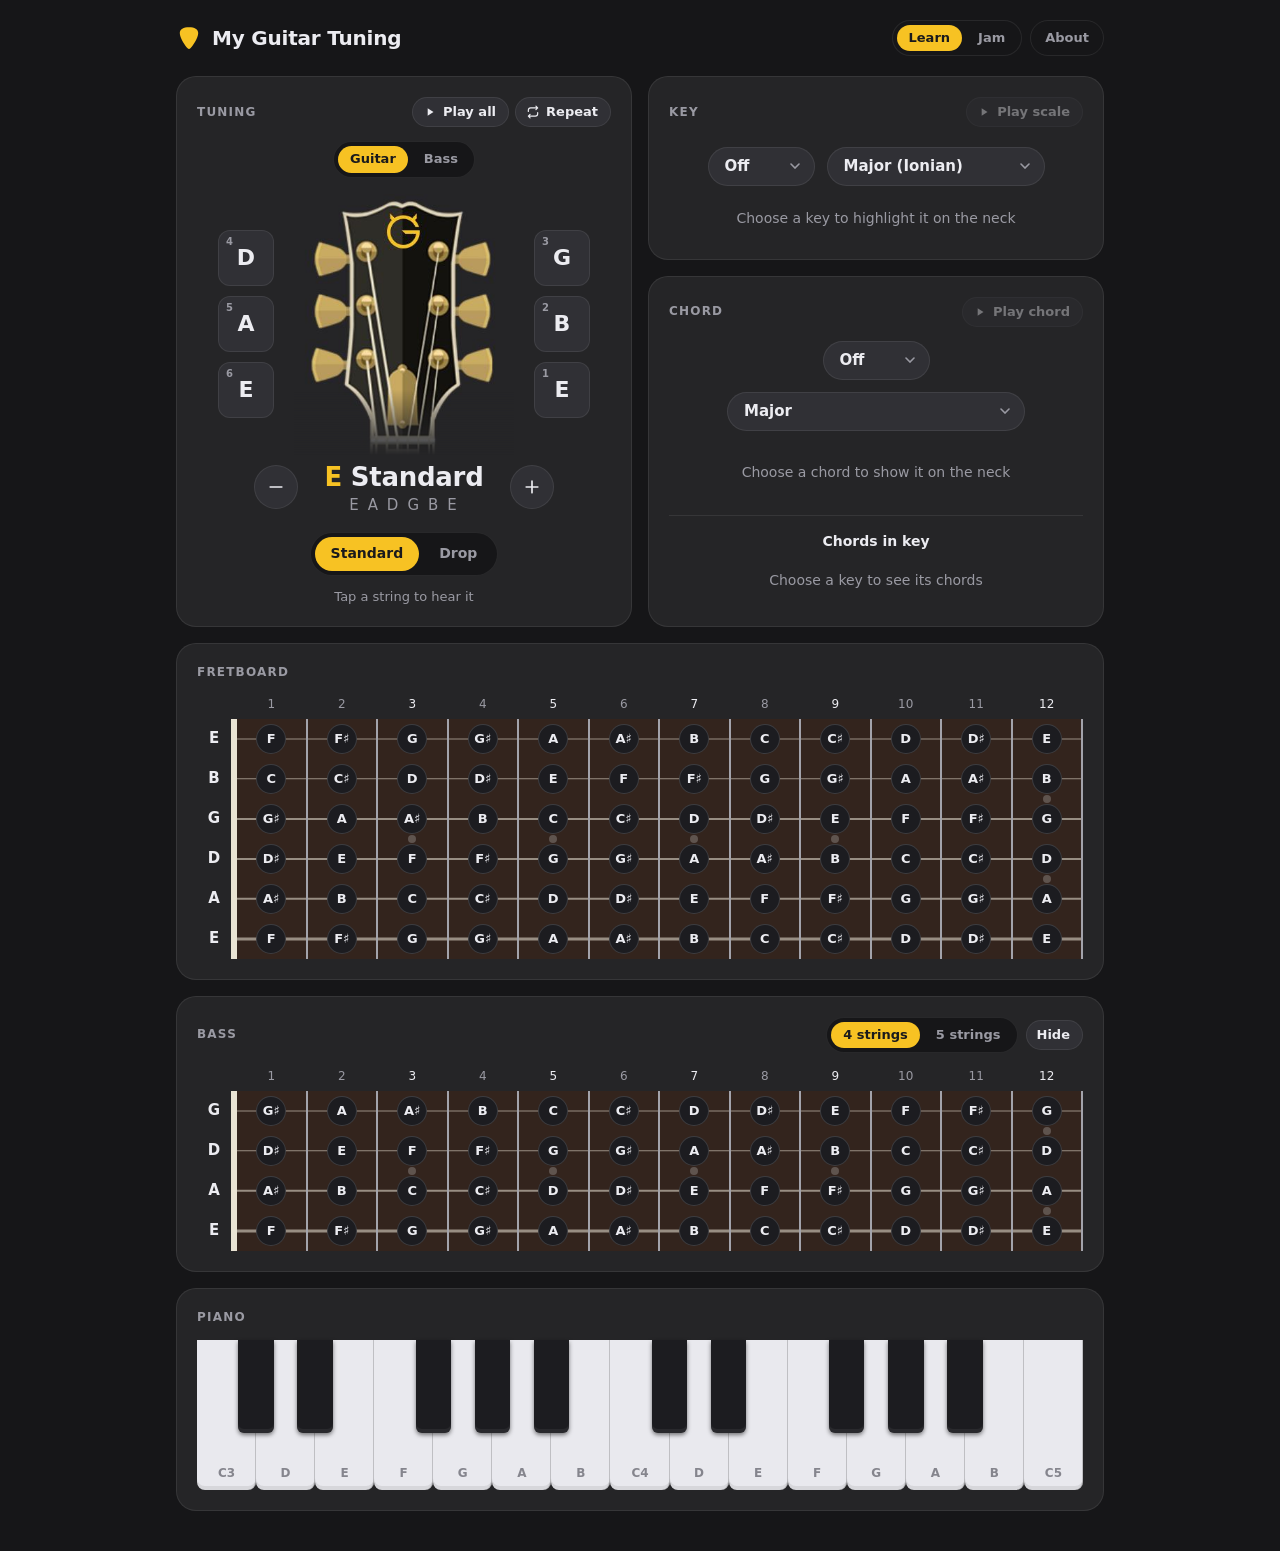
<file: index.html>
<!DOCTYPE html>
<html lang="en">

<head>
    <meta charset="UTF-8">
    <meta name="viewport" content="width=device-width, initial-scale=1.0">
    <meta name="theme-color" content="#161618">
    <title>My Guitar Tuning</title>
    <link rel="icon" href="img/favicon.svg" type="image/svg+xml">
    <link rel="icon" href="img/favicon.png" sizes="64x64">
    <link rel="stylesheet" href="./css/reset.css">
    <link rel="stylesheet" href="./css/style.css">
    <link rel="stylesheet" href="./css/neck.css">
    <link rel="stylesheet" href="./css/piano.css">
    <!-- порядок важен: theory.js (NOTES, гаммы, аккорды, строи) → shapes.js (аппликатуры) → fretboard.js (гриф)
         → instrument.js (гитара/бас: окошки струн, головка, оба грифа) → piano.js → neck.js → main.js
         (при запуске вызывает highlightNeck() из neck.js) → sound.js (пользуется всеми предыдущими) → jam.js -->
    <script defer src="js/theory.js"></script>
    <script defer src="js/shapes.js"></script>
    <script defer src="js/fretboard.js"></script>
    <script defer src="js/instrument.js"></script>
    <script defer src="js/piano.js"></script>
    <script defer src="js/neck.js"></script>
    <script defer src="js/main.js"></script>
    <script defer src="js/sound.js"></script>
    <script defer src="js/jam.js"></script>
</head>

<body>
    <header class="header">
        <div class="container header__inner">
            <svg class="header__logo" viewBox="0 0 24 24" aria-hidden="true">
                <path d="M12 2C6.9 2 3.5 3.7 3.5 7.3c0 4.8 5.1 12 7.2 14.1a1.8 1.8 0 0 0 2.6 0c2.1-2.1 7.2-9.3 7.2-14.1C20.5 3.7 17.1 2 12 2z" fill="currentColor"/>
            </svg>
            <h1 class="header__title">My Guitar Tuning</h1>
            <div class="header__actions">
                <!-- Learn — всё приложение, Jam — пэд с нотами тональности (jam.js) -->
                <div class="segmented segmented_small header__mode" role="group" aria-label="Mode">
                    <button class="segmented__btn" data-mode="learn" aria-pressed="true">Learn</button>
                    <button class="segmented__btn" data-mode="jam" aria-pressed="false">Jam</button>
                </div>
                <a class="header__link" href="about.html">About</a>
            </div>
        </div>
    </header>

    <main class="main container">
        <section class="card tuning" aria-labelledby="tuningTitle">
            <div class="card__head">
                <h2 class="card__title" id="tuningTitle">Tuning</h2>
                <div class="sound">
                    <button class="sound__btn sound__btn_play sound__all" type="button">
                        <svg viewBox="0 0 24 24" aria-hidden="true"><path d="M8 5.5v13l10-6.5z"/></svg>
                        Play all
                    </button>
                    <button class="sound__btn sound__repeat" type="button" aria-pressed="false">
                        <svg viewBox="0 0 24 24" aria-hidden="true"><path d="M17 2l3 3-3 3M4 11V9a4 4 0 0 1 4-4h12M7 22l-3-3 3-3M20 13v2a4 4 0 0 1-4 4H4"/></svg>
                        Repeat
                    </button>
                </div>
            </div>
            <!-- какая головка показана и каким инструментом звучат фишки и Play (см. instrument.js); строй общий -->
            <div class="instrument">
                <div class="segmented segmented_small instrument__type" role="group" aria-label="Instrument">
                    <button class="segmented__btn" data-instrument="guitar" aria-pressed="true">Guitar</button>
                    <button class="segmented__btn" data-instrument="bass" aria-pressed="false">Bass</button>
                </div>
            </div>
            <!-- окошки струн (кнопки) строит instrument.js: слева толстые струны, справа тонкие -->
            <div class="app__inner">
                <div class="app__notes app__notes_left" role="group" aria-label="Strings — tap to hear"></div>

                <img class="app__img app__img_guitar" src="img/img.JPG" alt="Изображение головки грифа гитары">
                <svg class="app__img app__img_bass" viewBox="0 0 220 262" role="img" aria-label="Головка грифа бас-гитары" hidden></svg>

                <div class="app__notes app__notes_right" role="group" aria-label="Strings — tap to hear"></div>
            </div>

            <div class="control">
                <button class="control__btn control__btn_prev" aria-label="Tune down a semitone">
                    <svg viewBox="0 0 24 24" aria-hidden="true"><path d="M5 12h14"/></svg>
                </button>
                <div class="control__title">
                    <div class="control__name">
                        <span class="control__drop" hidden>Drop</span>
                        <span class="control__root" id="currentTuning">E</span>
                        <span class="control__std">Standard</span>
                    </div>
                    <span class="control__notes">E A D G B E</span>
                </div>
                <button class="control__btn control__btn_next" aria-label="Tune up a semitone">
                    <svg viewBox="0 0 24 24" aria-hidden="true"><path d="M12 5v14M5 12h14"/></svg>
                </button>
            </div>

            <div class="segmented tuning-type" role="group" aria-label="Tuning type">
                <button class="segmented__btn" data-drop="false" aria-pressed="true">Standard</button>
                <button class="segmented__btn" data-drop="true" aria-pressed="false">Drop</button>
            </div>

            <p class="sound__status" aria-live="polite">Tap a string to hear it</p>
        </section>

        <section class="card key" aria-labelledby="keyTitle">
            <div class="card__head">
                <h2 class="card__title" id="keyTitle">Key</h2>
                <button class="sound__btn sound__btn_play key__play" type="button" disabled>
                    <svg viewBox="0 0 24 24" aria-hidden="true"><path d="M8 5.5v13l10-6.5z"/></svg>
                    Play scale
                </button>
            </div>
            <div class="key__body">
                <div class="key__inner">
                    <select class="select" id="keyRoot" aria-label="Key root note">
                        <option value="">Off</option>
                            <option>C</option>
                            <option value="C♯">C♯ / D♭</option>
                            <option>D</option>
                            <option value="D♯">D♯ / E♭</option>
                            <option>E</option>
                            <option>F</option>
                            <option value="F♯">F♯ / G♭</option>
                            <option>G</option>
                            <option value="G♯">G♯ / A♭</option>
                            <option>A</option>
                            <option value="A♯">A♯ / B♭</option>
                            <option>B</option>
                    </select>
                    <!-- гаммы с группами добавляет neck.js из SCALE_GROUPS (theory.js) -->
                    <select class="select" id="keyType" aria-label="Scale"></select>
                </div>
                <div class="key__notes" aria-live="polite">
                    <span class="hint">Choose a key to highlight it on the neck</span>
                </div>
            </div>
        </section>

        <!-- режим джема: пэд только с нотами тональности из карточки Key (jam.js) -->
        <section class="card jam" aria-labelledby="jamTitle" hidden>
            <div class="card__head">
                <h2 class="card__title" id="jamTitle">Jam</h2>
                <div class="jam__tools">
                    <div class="segmented segmented_small jam__sound" role="group" aria-label="Jam sound">
                        <button class="segmented__btn" data-sound="guitar" aria-pressed="true">Guitar</button>
                        <button class="segmented__btn" data-sound="bass" aria-pressed="false">Bass</button>
                        <button class="segmented__btn" data-sound="piano" aria-pressed="false">Piano</button>
                    </div>
                    <div class="jam__octave">
                        <button class="jam__octave-btn" type="button" data-step="-1" aria-label="Octave down">
                            <svg viewBox="0 0 24 24" aria-hidden="true"><path d="M5 12h14"/></svg>
                        </button>
                        <span class="jam__octave-label" aria-live="polite"></span>
                        <button class="jam__octave-btn" type="button" data-step="1" aria-label="Octave up">
                            <svg viewBox="0 0 24 24" aria-hidden="true"><path d="M12 5v14M5 12h14"/></svg>
                        </button>
                    </div>
                </div>
            </div>
            <p class="hint jam__hint">Choose a key above — its notes will appear here</p>
            <div class="jam__pad" role="group" aria-label="Notes of the key" tabindex="-1"></div>
            <p class="jam__keys">Keyboard: Z…M lower row, A…L middle, Q…O upper · ← → octave</p>
        </section>

        <section class="card chord" aria-labelledby="chordTitle">
            <div class="card__head">
                <h2 class="card__title" id="chordTitle">Chord</h2>
                <button class="sound__btn sound__btn_play chord__play" type="button" disabled>
                    <svg viewBox="0 0 24 24" aria-hidden="true"><path d="M8 5.5v13l10-6.5z"/></svg>
                    Play chord
                </button>
            </div>
            <div class="chord__inner">
                <select class="select" id="chordRoot" aria-label="Chord root note">
                    <option value="">Off</option>
                        <option>C</option>
                        <option value="C♯">C♯ / D♭</option>
                        <option>D</option>
                        <option value="D♯">D♯ / E♭</option>
                        <option>E</option>
                        <option>F</option>
                        <option value="F♯">F♯ / G♭</option>
                        <option>G</option>
                        <option value="G♯">G♯ / A♭</option>
                        <option>A</option>
                        <option value="A♯">A♯ / B♭</option>
                        <option>B</option>
                </select>
                <!-- типы аккордов добавляет neck.js из CHORDS (theory.js) -->
                <select class="select" id="chordQuality" aria-label="Chord type"></select>
            </div>
            <div class="chord__notes" aria-live="polite">
                <span class="hint">Choose a chord to show it on the neck</span>
            </div>
            <!-- что показывать на грифе: все ноты аккорда или одну аппликатуру (shapes.js) -->
            <div class="chord__shape-bar" hidden>
                <div class="segmented segmented_small chord__view" role="group" aria-label="Show on the neck">
                    <button class="segmented__btn" data-view="all" aria-pressed="true">All notes</button>
                    <button class="segmented__btn" data-view="shape" aria-pressed="false">Shape</button>
                </div>
                <div class="chord__shape-nav" hidden>
                    <button class="chord__shape-btn chord__shape-prev" type="button" aria-label="Previous shape">
                        <svg viewBox="0 0 24 24" aria-hidden="true"><path d="M15 6l-6 6 6 6"/></svg>
                    </button>
                    <div class="chord__shape-info" aria-live="polite">
                        <span class="chord__shape-name"></span>
                        <span class="chord__shape-tab"></span>
                    </div>
                    <button class="chord__shape-btn chord__shape-next" type="button" aria-label="Next shape">
                        <svg viewBox="0 0 24 24" aria-hidden="true"><path d="M9 6l6 6-6 6"/></svg>
                    </button>
                </div>
            </div>
            <div class="chord__key">
                <div class="chord__key-head">
                    <span class="chord__key-title">Chords in key</span>
                    <div class="chord__key-tools" hidden>
                        <div class="segmented segmented_small chord__size" role="group" aria-label="Chord size">
                            <button class="segmented__btn" data-size="3" aria-pressed="true">Triads</button>
                            <button class="segmented__btn" data-size="4" aria-pressed="false">7th</button>
                        </div>
                        <button class="sound__btn sound__btn_play chord__play-all" type="button">
                            <svg viewBox="0 0 24 24" aria-hidden="true"><path d="M8 5.5v13l10-6.5z"/></svg>
                            Play all
                        </button>
                    </div>
                </div>
                <div class="chord__list">
                    <span class="hint">Choose a key to see its chords</span>
                </div>
            </div>
        </section>

        <section class="card guitar-neck" aria-labelledby="neckTitle">
            <div class="card__head">
                <h2 class="card__title" id="neckTitle">Fretboard</h2>
                <ul class="legend" aria-label="Legend" hidden></ul>
            </div>
            <!-- гриф гитары строит instrument.js через buildFretboard (fretboard.js) -->
            <div class="guitar-neck__inner" data-instrument="guitar"></div>
        </section>

        <section class="card guitar-neck guitar-neck_bass" aria-labelledby="bassTitle">
            <div class="card__head">
                <h2 class="card__title" id="bassTitle">Bass</h2>
                <div class="guitar-neck__tools">
                    <div class="segmented segmented_small guitar-neck__strings" role="group" aria-label="Bass strings">
                        <button class="segmented__btn" data-strings="4" aria-pressed="true">4 strings</button>
                        <button class="segmented__btn" data-strings="5" aria-pressed="false">5 strings</button>
                    </div>
                    <button class="sound__btn guitar-neck__toggle" type="button" aria-expanded="true" aria-controls="bassNeck">Hide</button>
                </div>
            </div>
            <!-- гриф баса (4 или 5 струн) строит instrument.js; строй — общий с гитарой -->
            <div class="guitar-neck__inner" id="bassNeck" data-instrument="bass"></div>
        </section>

        <section class="card piano" aria-labelledby="pianoTitle">
            <h2 class="card__title" id="pianoTitle">Piano</h2>
            <!-- клавиши строит piano.js -->
            <div class="piano__keys" role="group" aria-label="Piano keys — tap to play"></div>
        </section>
    </main>
</body>

</html>
</file>
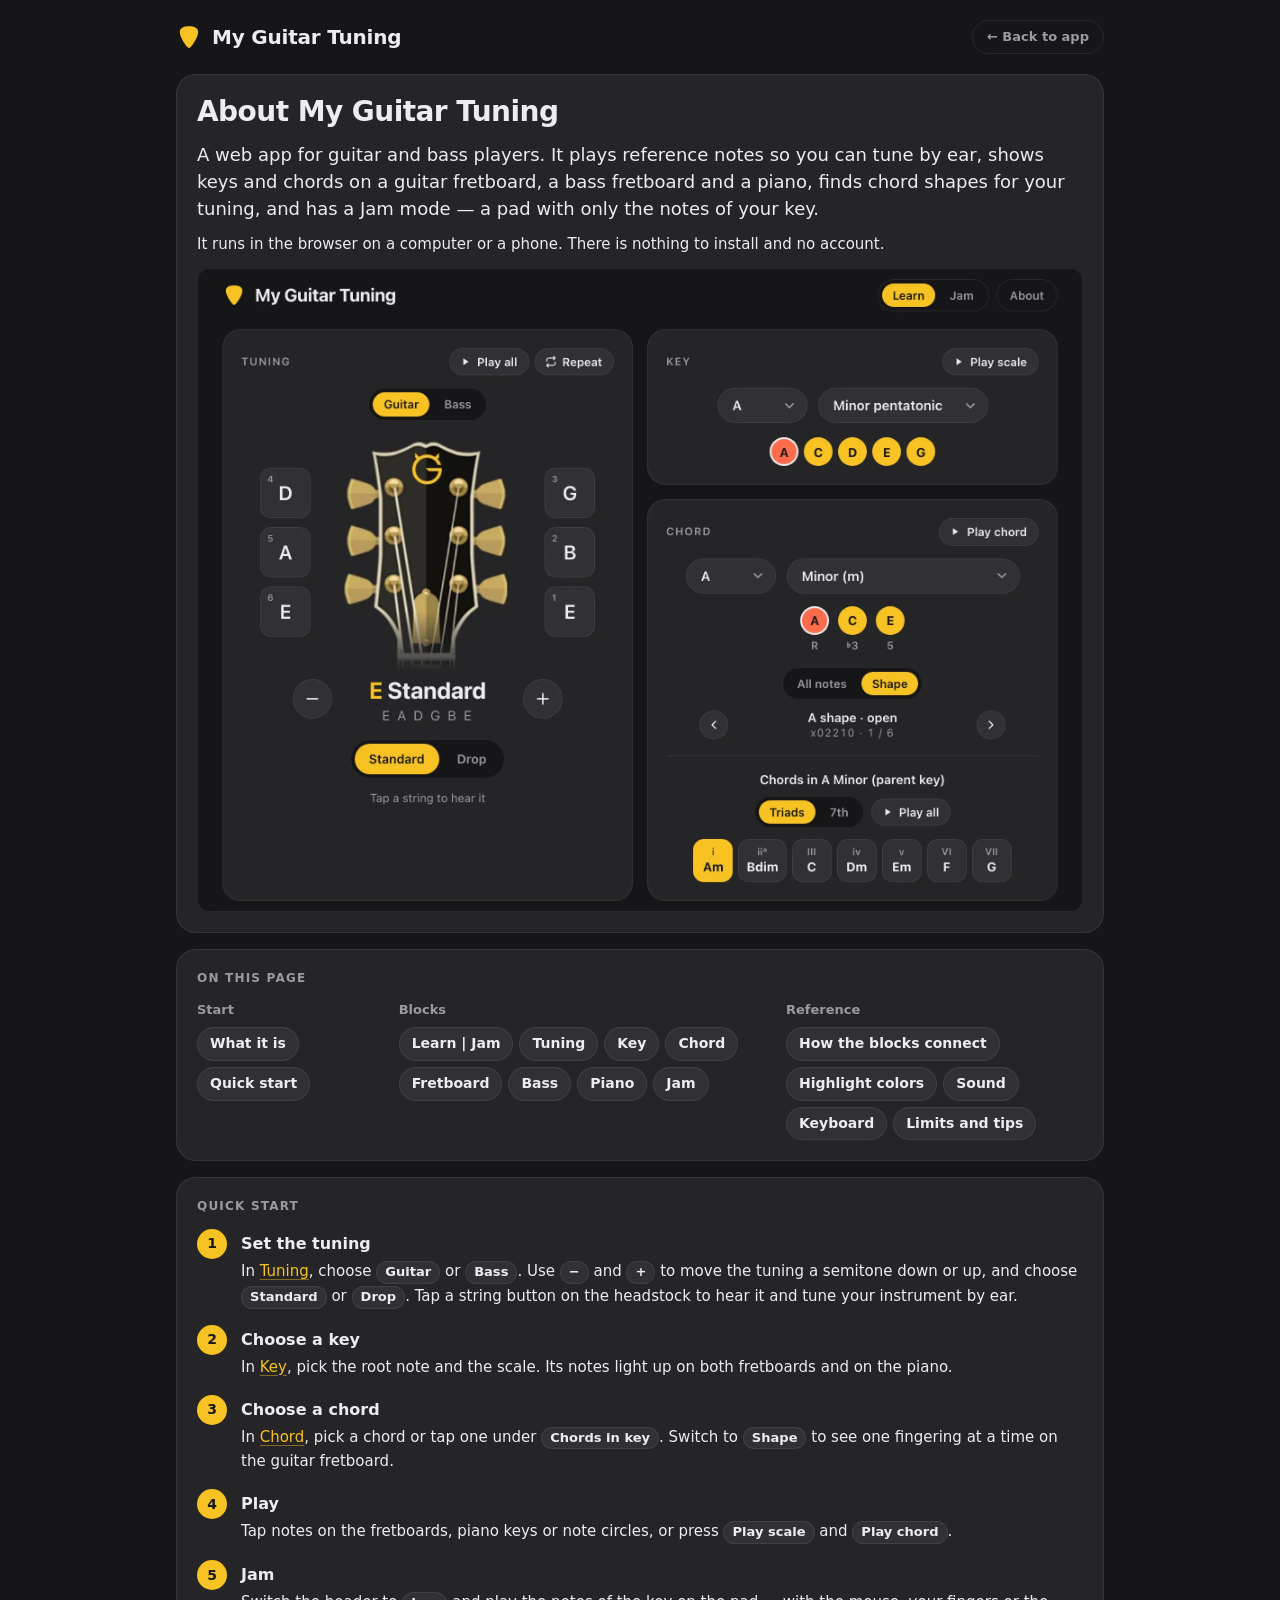
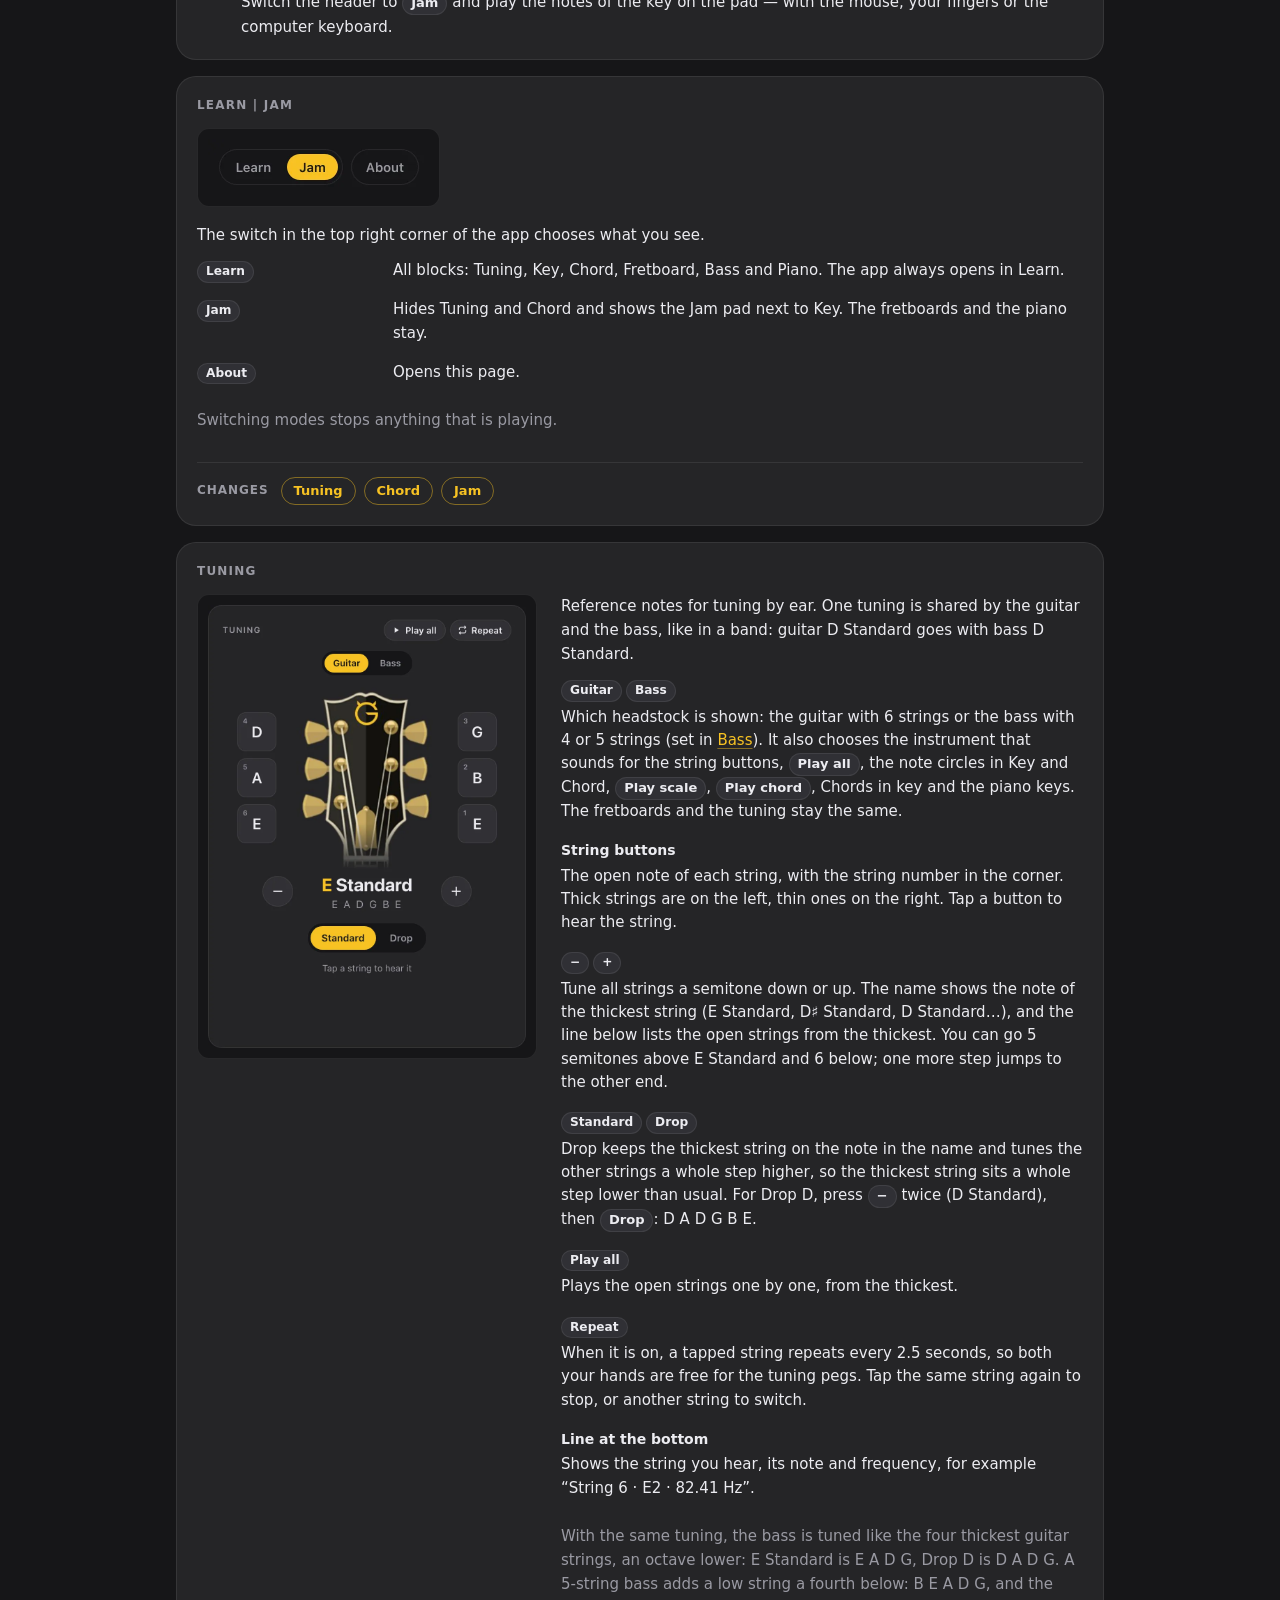
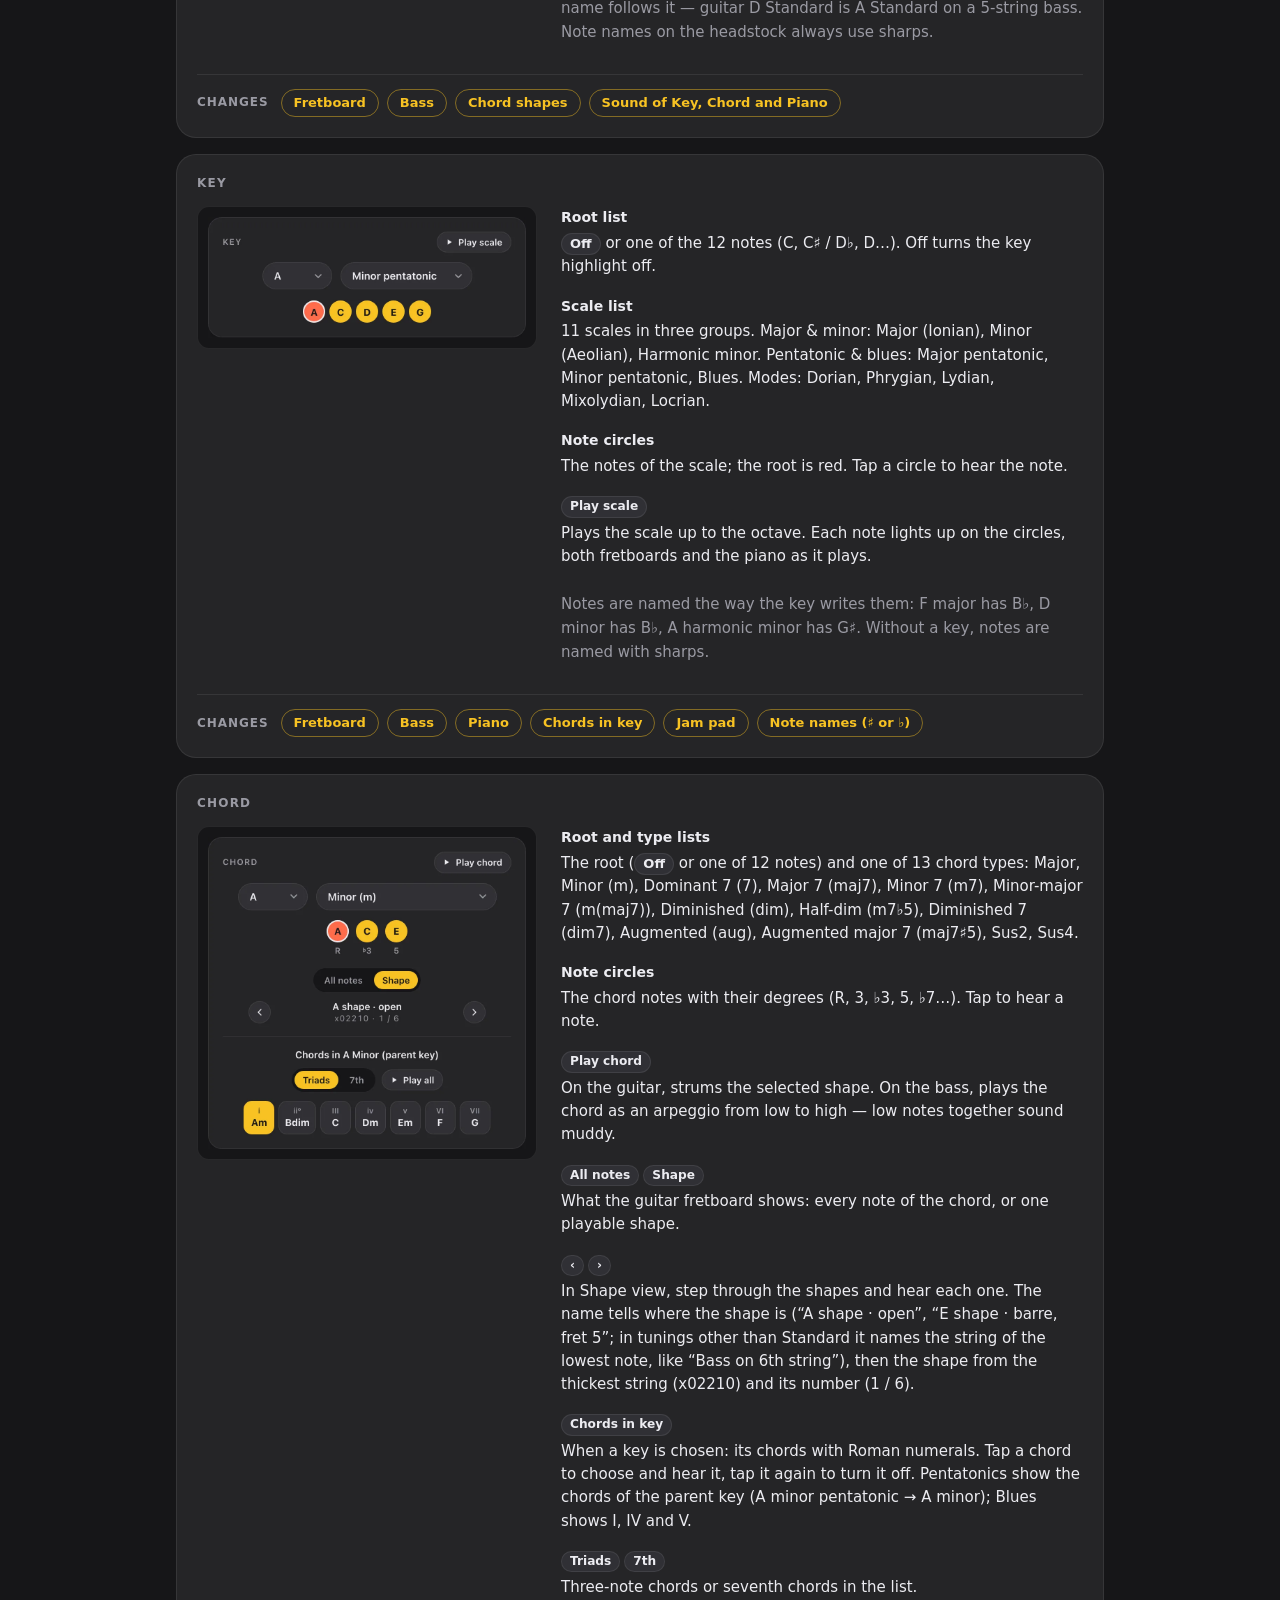
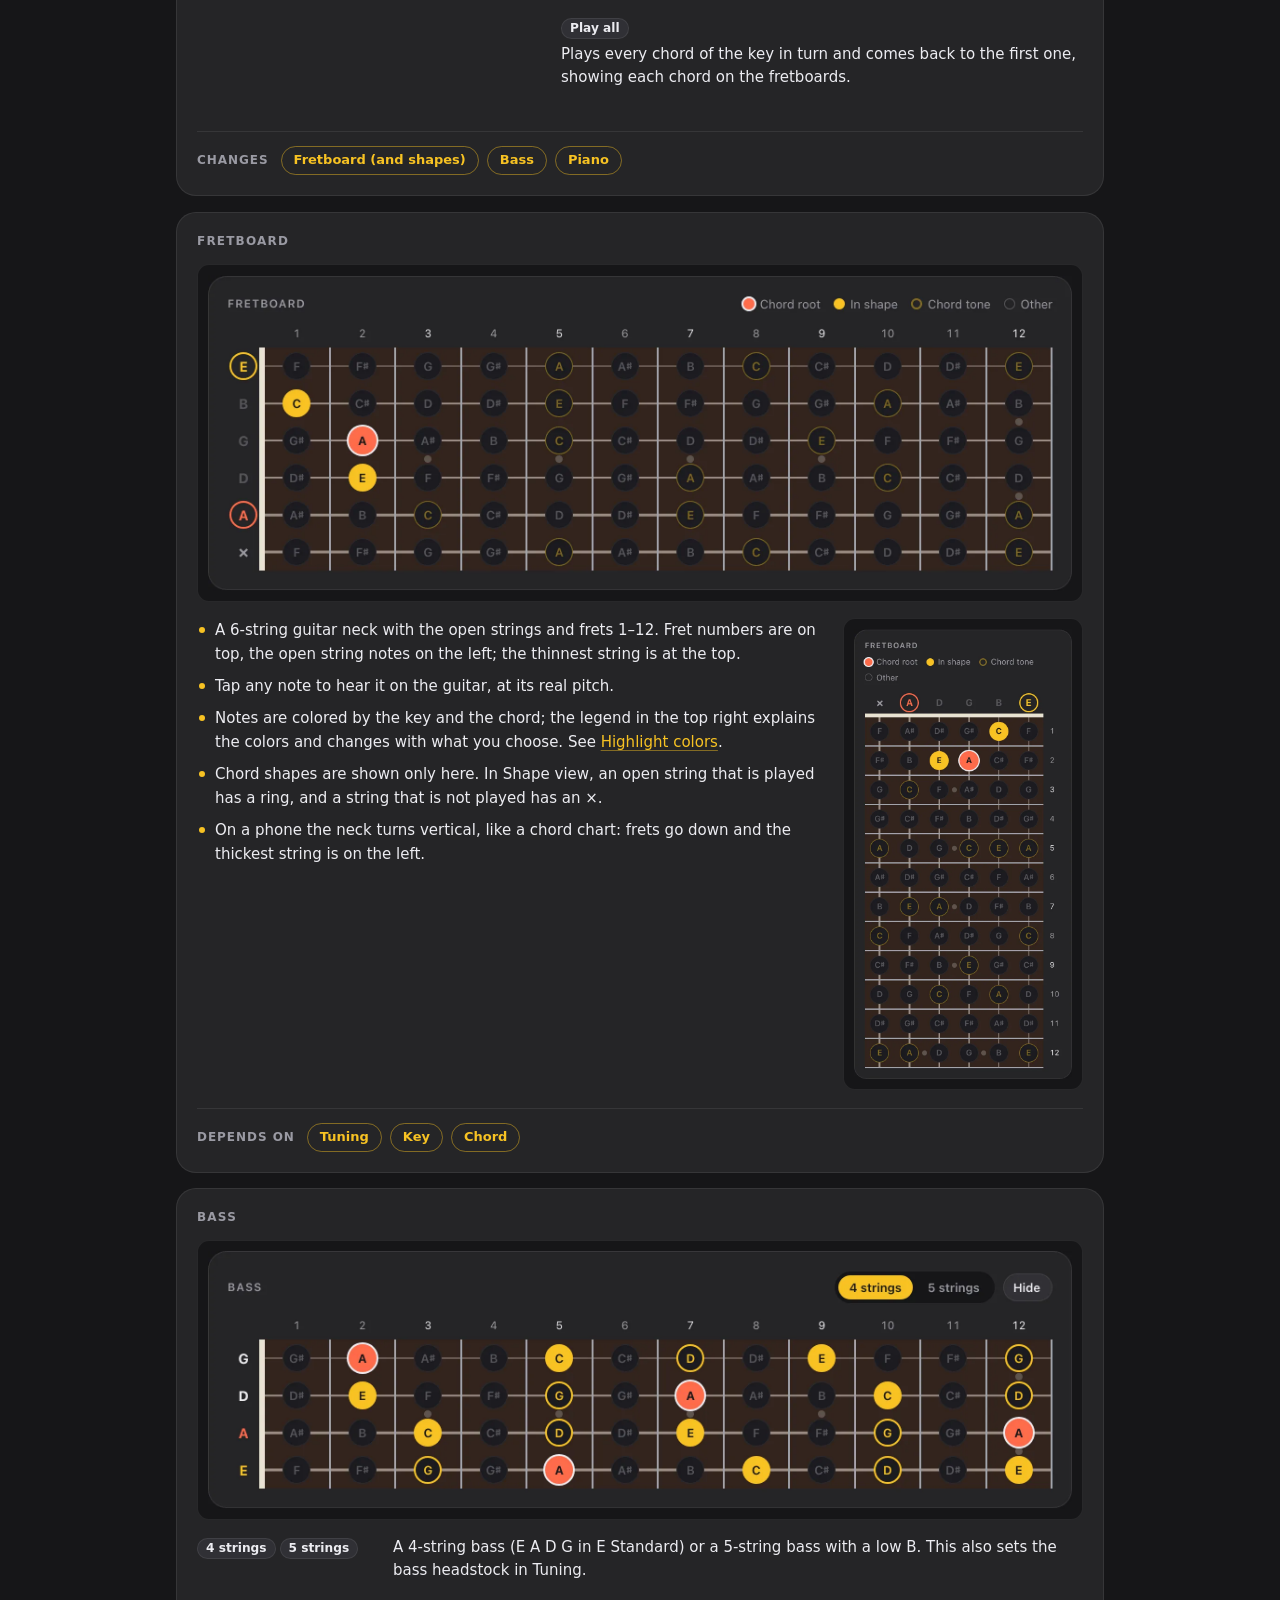
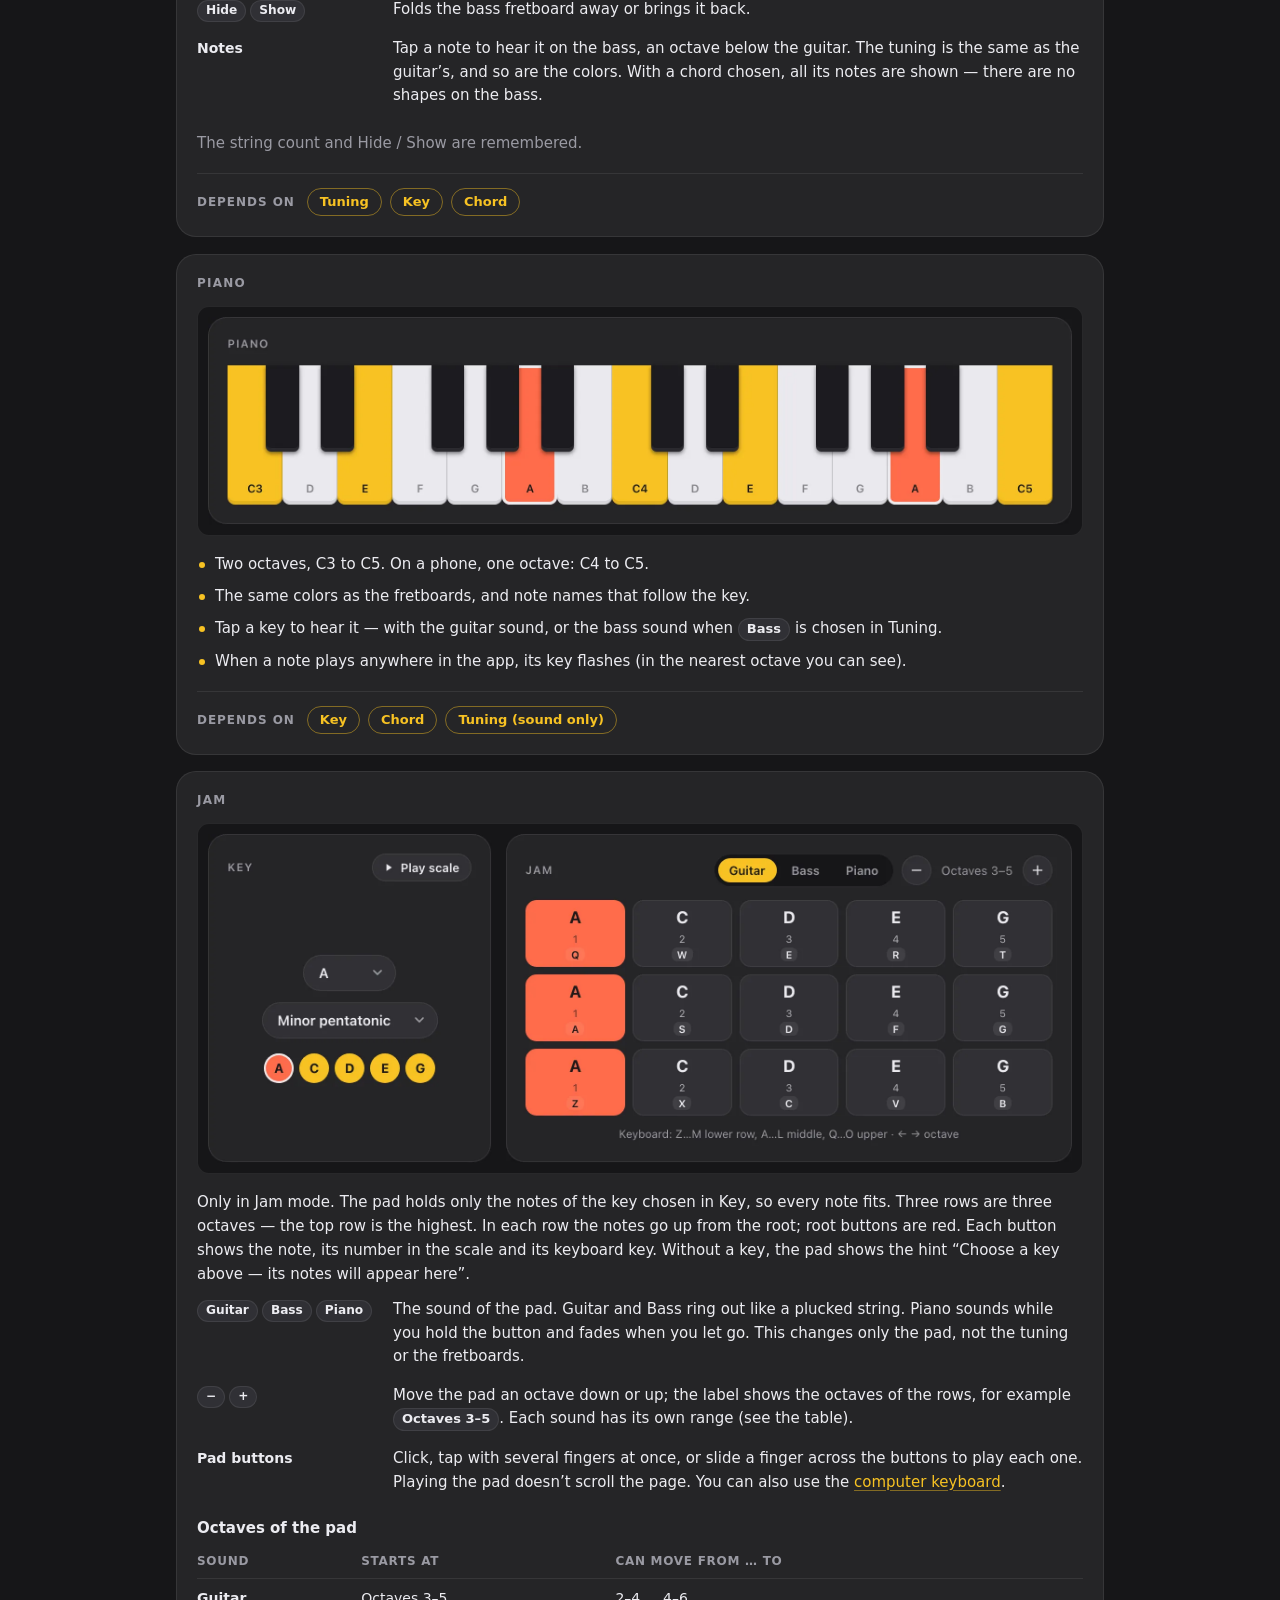
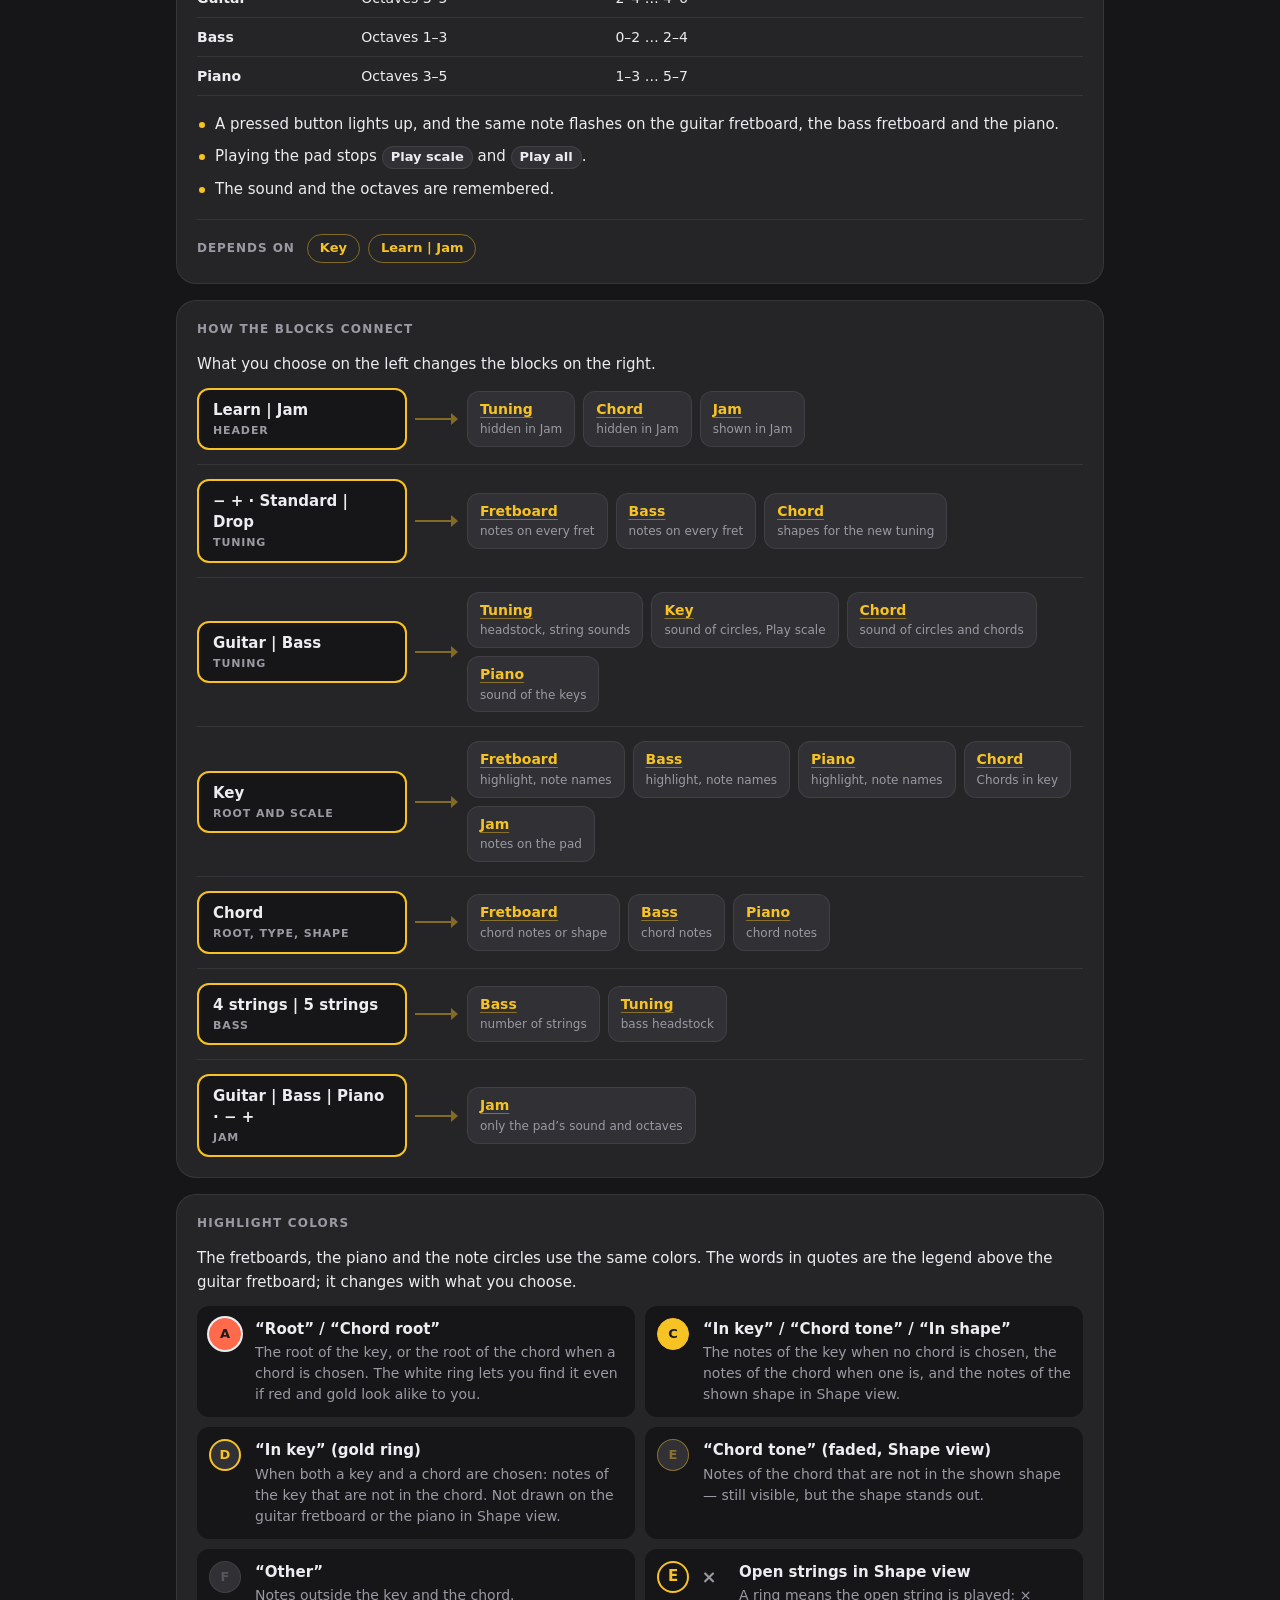
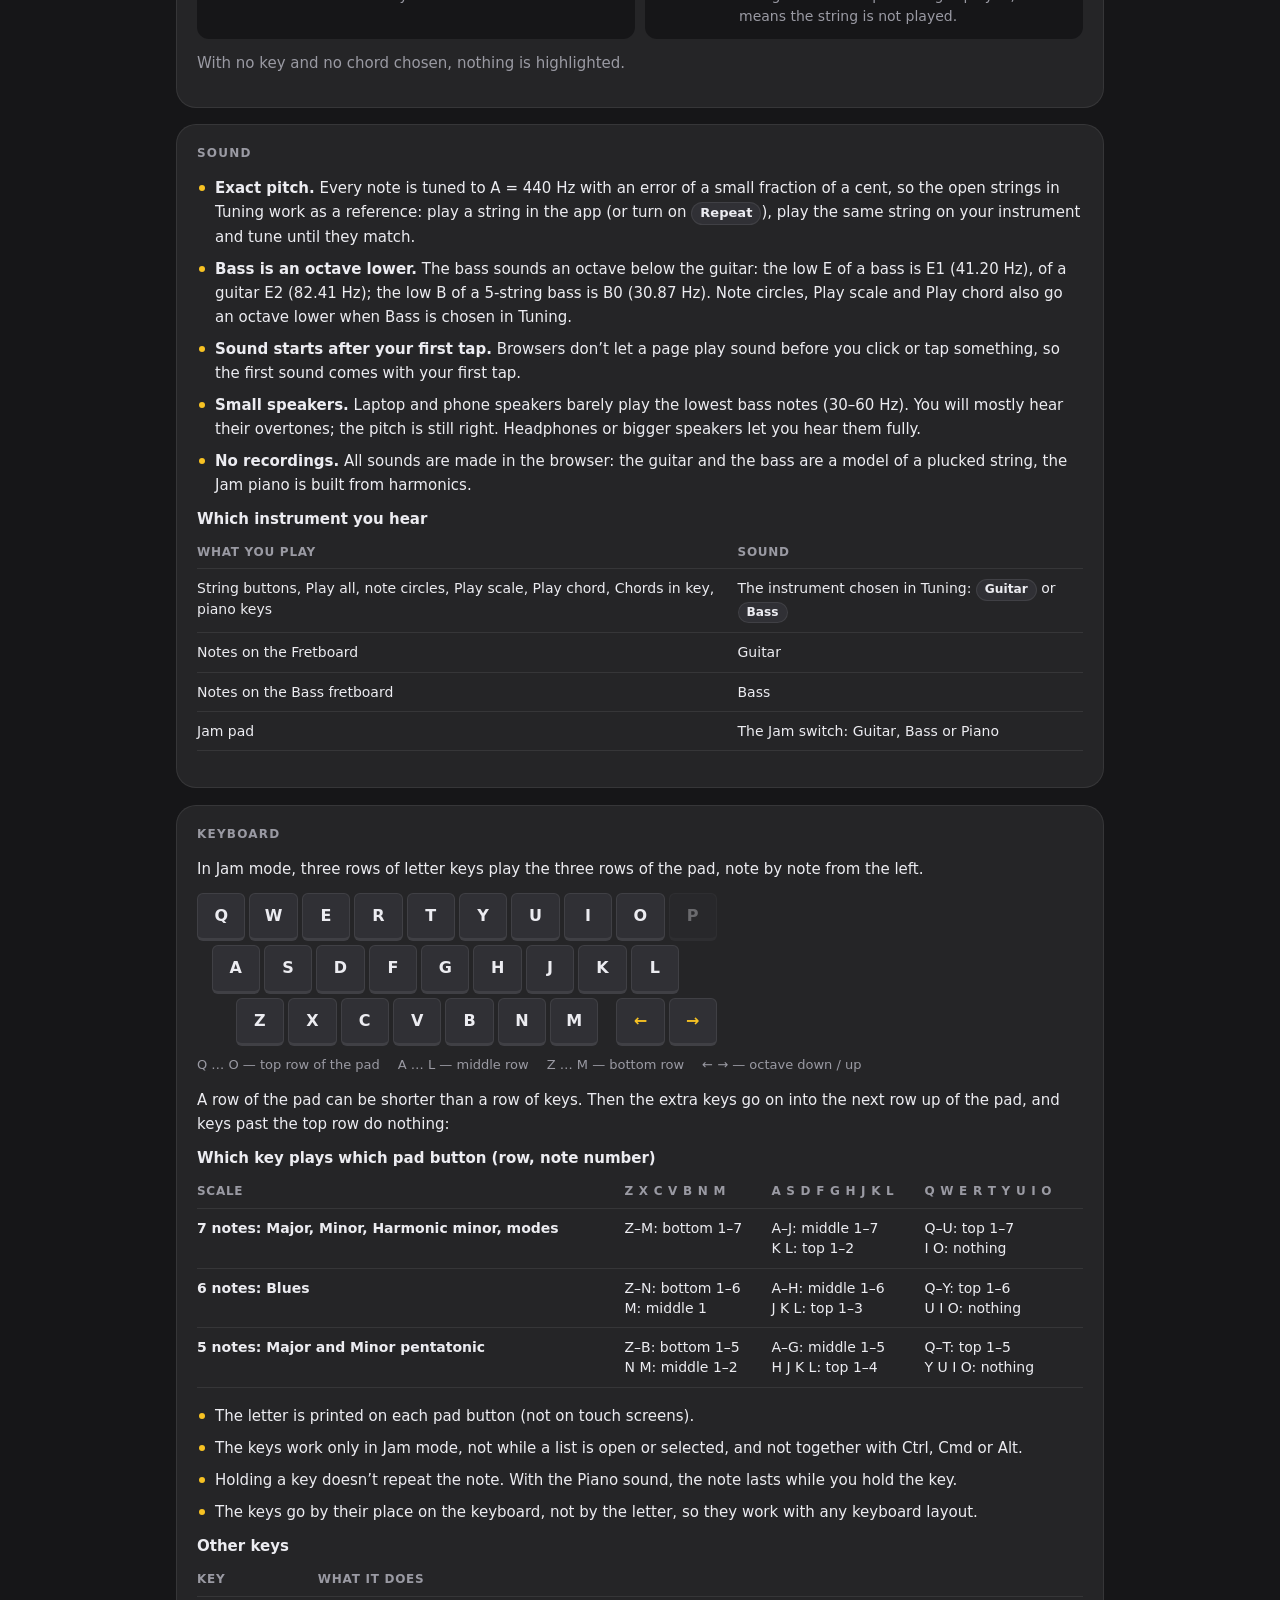
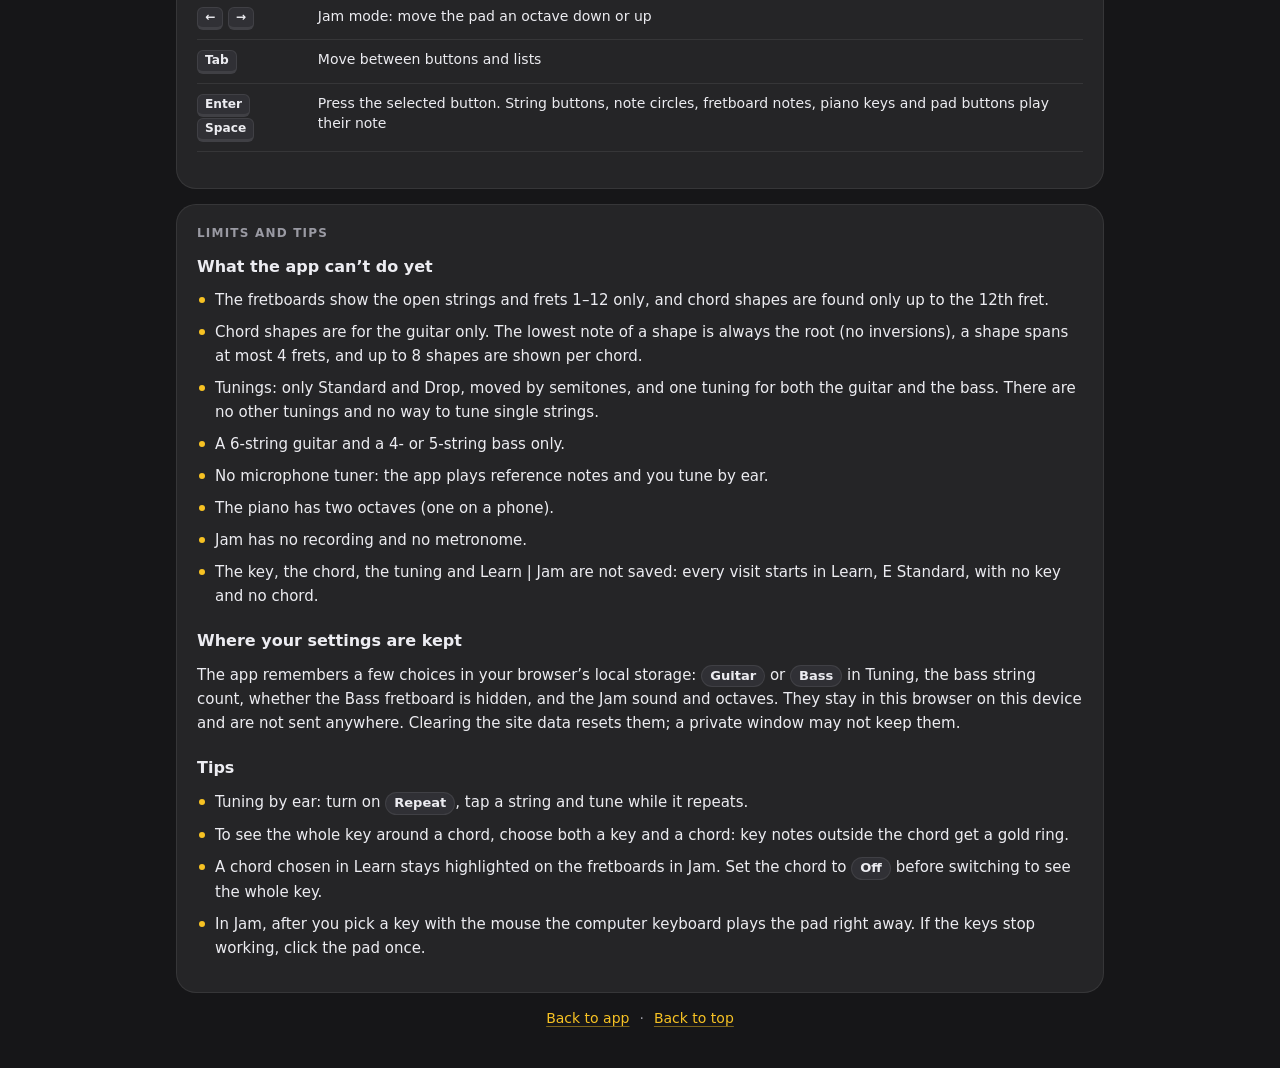
<file: about.html>
<!DOCTYPE html>
<html lang="en">

<head>
    <meta charset="UTF-8">
    <meta name="viewport" content="width=device-width, initial-scale=1.0">
    <meta name="theme-color" content="#161618">
    <meta name="description" content="How to use My Guitar Tuning: tuning by ear, keys, chords and shapes on the guitar and bass fretboards, piano and Jam mode.">
    <title>About · My Guitar Tuning</title>
    <link rel="icon" href="img/favicon.svg" type="image/svg+xml">
    <link rel="icon" href="img/favicon.png" sizes="64x64">
    <link rel="stylesheet" href="./css/reset.css">
    <link rel="stylesheet" href="./css/style.css">
    <link rel="stylesheet" href="./css/about.css">
</head>

<!-- Страница «About»: описание приложения для музыканта. Без JS. Скриншоты — img/about/ (снимаются headless Chrome,
     см. CLAUDE.md). При изменении функций приложения обновлять и эту страницу. -->
<body>
    <header class="header" id="top">
        <div class="container header__inner">
            <svg class="header__logo" viewBox="0 0 24 24" aria-hidden="true">
                <path d="M12 2C6.9 2 3.5 3.7 3.5 7.3c0 4.8 5.1 12 7.2 14.1a1.8 1.8 0 0 0 2.6 0c2.1-2.1 7.2-9.3 7.2-14.1C20.5 3.7 17.1 2 12 2z" fill="currentColor"/>
            </svg>
            <p class="header__title">My Guitar Tuning</p>
            <div class="header__actions">
                <a class="header__link" href="index.html">← Back to app</a>
            </div>
        </div>
    </header>

    <main class="about container">
        <!-- 1. Что это -->
        <section class="card about__section" id="what-it-is" aria-labelledby="whatTitle">
            <h1 class="about__title" id="whatTitle">About My Guitar Tuning</h1>
            <p class="about__lead">
                A web app for guitar and bass players. It plays reference notes so you can tune by ear,
                shows keys and chords on a guitar fretboard, a bass fretboard and a piano, finds chord shapes
                for your tuning, and has a Jam mode — a pad with only the notes of your key.
            </p>
            <p class="about__text">
                It runs in the browser on a computer or a phone. There is nothing to install and no account.
            </p>
            <figure class="about__figure">
                <img class="about__img" src="img/about/overview.webp" width="960" height="692"
                    alt="The app in Learn mode: the Tuning block with a guitar headstock in E Standard, the Key block set to A minor pentatonic, and the Chord block set to A minor with the open A shape x02210."
                    decoding="async">
            </figure>
        </section>

        <!-- оглавление -->
        <nav class="card toc" aria-labelledby="tocTitle">
            <h2 class="card__title" id="tocTitle">On this page</h2>
            <div class="toc__groups">
                <div class="toc__group">
                    <h3 class="toc__heading">Start</h3>
                    <ul class="toc__list">
                        <li><a class="toc__link" href="#what-it-is">What it is</a></li>
                        <li><a class="toc__link" href="#quick-start">Quick start</a></li>
                    </ul>
                </div>
                <div class="toc__group">
                    <h3 class="toc__heading">Blocks</h3>
                    <ul class="toc__list">
                        <li><a class="toc__link" href="#modes">Learn | Jam</a></li>
                        <li><a class="toc__link" href="#tuning">Tuning</a></li>
                        <li><a class="toc__link" href="#key">Key</a></li>
                        <li><a class="toc__link" href="#chord">Chord</a></li>
                        <li><a class="toc__link" href="#fretboard">Fretboard</a></li>
                        <li><a class="toc__link" href="#bass">Bass</a></li>
                        <li><a class="toc__link" href="#piano">Piano</a></li>
                        <li><a class="toc__link" href="#jam">Jam</a></li>
                    </ul>
                </div>
                <div class="toc__group">
                    <h3 class="toc__heading">Reference</h3>
                    <ul class="toc__list">
                        <li><a class="toc__link" href="#connections">How the blocks connect</a></li>
                        <li><a class="toc__link" href="#colors">Highlight colors</a></li>
                        <li><a class="toc__link" href="#sound">Sound</a></li>
                        <li><a class="toc__link" href="#keyboard">Keyboard</a></li>
                        <li><a class="toc__link" href="#limits">Limits and tips</a></li>
                    </ul>
                </div>
            </div>
        </nav>

        <!-- 2. Быстрый старт -->
        <section class="card about__section" id="quick-start" aria-labelledby="startTitle">
            <h2 class="card__title" id="startTitle">Quick start</h2>
            <ol class="steps">
                <li class="steps__item">
                    <h3 class="steps__title">Set the tuning</h3>
                    <p class="steps__text">
                        In <a class="about__link" href="#tuning">Tuning</a>, choose <span class="ui-name">Guitar</span>
                        or <span class="ui-name">Bass</span>. Use <span class="ui-name">−</span> and
                        <span class="ui-name">+</span> to move the tuning a semitone down or up, and choose
                        <span class="ui-name">Standard</span> or <span class="ui-name">Drop</span>.
                        Tap a string button on the headstock to hear it and tune your instrument by ear.
                    </p>
                </li>
                <li class="steps__item">
                    <h3 class="steps__title">Choose a key</h3>
                    <p class="steps__text">
                        In <a class="about__link" href="#key">Key</a>, pick the root note and the scale. Its notes light up
                        on both fretboards and on the piano.
                    </p>
                </li>
                <li class="steps__item">
                    <h3 class="steps__title">Choose a chord</h3>
                    <p class="steps__text">
                        In <a class="about__link" href="#chord">Chord</a>, pick a chord or tap one under
                        <span class="ui-name">Chords in key</span>. Switch to <span class="ui-name">Shape</span>
                        to see one fingering at a time on the guitar fretboard.
                    </p>
                </li>
                <li class="steps__item">
                    <h3 class="steps__title">Play</h3>
                    <p class="steps__text">
                        Tap notes on the fretboards, piano keys or note circles, or press
                        <span class="ui-name">Play scale</span> and <span class="ui-name">Play chord</span>.
                    </p>
                </li>
                <li class="steps__item">
                    <h3 class="steps__title">Jam</h3>
                    <p class="steps__text">
                        Switch the header to <span class="ui-name">Jam</span> and play the notes of the key on the pad —
                        with the mouse, your fingers or the computer keyboard.
                    </p>
                </li>
            </ol>
        </section>

        <!-- 3. Блоки -->
        <section class="card about__section" id="modes" aria-labelledby="modesTitle">
            <h2 class="card__title" id="modesTitle">Learn | Jam</h2>
            <figure class="about__figure about__figure_small">
                    <img class="about__img" src="img/about/header.webp" width="221" height="57"
                        alt="The right side of the header: the Learn | Jam switch with Jam selected, and the About link."
                        loading="lazy" decoding="async">
            </figure>
            <div class="about__content">
                    <p class="about__text">The switch in the top right corner of the app chooses what you see.</p>
                    <dl class="controls">
                        <dt class="controls__name"><span class="ui-name">Learn</span></dt>
                        <dd class="controls__desc">All blocks: Tuning, Key, Chord, Fretboard, Bass and Piano.
                            The app always opens in Learn.</dd>
                        <dt class="controls__name"><span class="ui-name">Jam</span></dt>
                        <dd class="controls__desc">Hides Tuning and Chord and shows the Jam pad next to Key.
                            The fretboards and the piano stay.</dd>
                        <dt class="controls__name"><span class="ui-name">About</span></dt>
                        <dd class="controls__desc">Opens this page.</dd>
                    </dl>
                    <p class="about__text about__text_muted">Switching modes stops anything that is playing.</p>
            </div>
            <p class="affects">
                <span class="affects__label">Changes</span>
                <a class="affects__link" href="#tuning">Tuning</a>
                <a class="affects__link" href="#chord">Chord</a>
                <a class="affects__link" href="#jam">Jam</a>
            </p>
        </section>

        <section class="card about__section" id="tuning" aria-labelledby="tuningTitle">
            <h2 class="card__title" id="tuningTitle">Tuning</h2>
            <div class="about__split">
                <figure class="about__figure about__figure_side">
                    <img class="about__img" src="img/about/tuning.webp" width="456" height="636"
                        alt="Tuning block: a guitar headstock with string buttons D, A, E on the left and G, B, E on the right, the tuning name E Standard with E A D G B E below it, the − and + buttons, and the Standard | Drop switch."
                        loading="lazy" decoding="async">
                </figure>
                <div class="about__content">
                    <p class="about__text">
                        Reference notes for tuning by ear. One tuning is shared by the guitar and the bass, like in a band:
                        guitar D Standard goes with bass D Standard.
                    </p>
                    <dl class="controls">
                        <dt class="controls__name"><span class="ui-name">Guitar</span> <span class="ui-name">Bass</span></dt>
                        <dd class="controls__desc">Which headstock is shown: the guitar with 6 strings or the bass with
                            4 or 5 strings (set in <a class="about__link" href="#bass">Bass</a>). It also chooses the instrument
                            that sounds for the string buttons, <span class="ui-name">Play all</span>, the note circles in Key and Chord,
                            <span class="ui-name">Play scale</span>, <span class="ui-name">Play chord</span>, Chords in key and the
                            piano keys. The fretboards and the tuning stay the same.</dd>
                        <dt class="controls__name">String buttons</dt>
                        <dd class="controls__desc">The open note of each string, with the string number in the corner.
                            Thick strings are on the left, thin ones on the right. Tap a button to hear the string.</dd>
                        <dt class="controls__name"><span class="ui-name">−</span> <span class="ui-name">+</span></dt>
                        <dd class="controls__desc">Tune all strings a semitone down or up. The name shows the note of the
                            thickest string (E Standard, D♯ Standard, D Standard…), and the line below lists the open strings
                            from the thickest. You can go 5 semitones above E Standard and 6 below; one more step jumps to the
                            other end.</dd>
                        <dt class="controls__name"><span class="ui-name">Standard</span> <span class="ui-name">Drop</span></dt>
                        <dd class="controls__desc">Drop keeps the thickest string on the note in the name and tunes the other
                            strings a whole step higher, so the thickest string sits a whole step lower than usual.
                            For Drop D, press <span class="ui-name">−</span> twice (D Standard), then
                            <span class="ui-name">Drop</span>: D A D G B E.</dd>
                        <dt class="controls__name"><span class="ui-name">Play all</span></dt>
                        <dd class="controls__desc">Plays the open strings one by one, from the thickest.</dd>
                        <dt class="controls__name"><span class="ui-name">Repeat</span></dt>
                        <dd class="controls__desc">When it is on, a tapped string repeats every 2.5 seconds, so both your hands
                            are free for the tuning pegs. Tap the same string again to stop, or another string to switch.</dd>
                        <dt class="controls__name">Line at the bottom</dt>
                        <dd class="controls__desc">Shows the string you hear, its note and frequency, for example
                            “String 6 · E2 · 82.41 Hz”.</dd>
                    </dl>
                    <p class="about__text about__text_muted">
                        With the same tuning, the bass is tuned like the four thickest guitar strings, an octave lower:
                        E Standard is E A D G, Drop D is D A D G. A 5-string bass adds a low string a fourth below:
                        B E A D G, and the name follows it — guitar D Standard is A Standard on a 5-string bass.
                        Note names on the headstock always use sharps.
                    </p>
                </div>
            </div>
            <p class="affects">
                <span class="affects__label">Changes</span>
                <a class="affects__link" href="#fretboard">Fretboard</a>
                <a class="affects__link" href="#bass">Bass</a>
                <a class="affects__link" href="#chord">Chord shapes</a>
                <a class="affects__link" href="#sound">Sound of Key, Chord and Piano</a>
            </p>
        </section>

        <section class="card about__section" id="key" aria-labelledby="keyTitle">
            <h2 class="card__title" id="keyTitle">Key</h2>
            <div class="about__split">
                <figure class="about__figure about__figure_side">
                    <img class="about__img" src="img/about/key.webp" width="456" height="174"
                        alt="Key block: root A and scale Minor pentatonic, with the note circles A, C, D, E, G; A is red."
                        loading="lazy" decoding="async">
                </figure>
                <div class="about__content">
                    <dl class="controls">
                        <dt class="controls__name">Root list</dt>
                        <dd class="controls__desc"><span class="ui-name">Off</span> or one of the 12 notes
                            (C, C♯ / D♭, D…). Off turns the key highlight off.</dd>
                        <dt class="controls__name">Scale list</dt>
                        <dd class="controls__desc">11 scales in three groups.
                            Major &amp; minor: Major (Ionian), Minor (Aeolian), Harmonic minor.
                            Pentatonic &amp; blues: Major pentatonic, Minor pentatonic, Blues.
                            Modes: Dorian, Phrygian, Lydian, Mixolydian, Locrian.</dd>
                        <dt class="controls__name">Note circles</dt>
                        <dd class="controls__desc">The notes of the scale; the root is red. Tap a circle to hear the note.</dd>
                        <dt class="controls__name"><span class="ui-name">Play scale</span></dt>
                        <dd class="controls__desc">Plays the scale up to the octave. Each note lights up on the circles,
                            both fretboards and the piano as it plays.</dd>
                    </dl>
                    <p class="about__text about__text_muted">
                        Notes are named the way the key writes them: F major has B♭, D minor has B♭,
                        A harmonic minor has G♯. Without a key, notes are named with sharps.
                    </p>
                </div>
            </div>
            <p class="affects">
                <span class="affects__label">Changes</span>
                <a class="affects__link" href="#fretboard">Fretboard</a>
                <a class="affects__link" href="#bass">Bass</a>
                <a class="affects__link" href="#piano">Piano</a>
                <a class="affects__link" href="#chord">Chords in key</a>
                <a class="affects__link" href="#jam">Jam pad</a>
                <a class="affects__link" href="#key">Note names (♯ or ♭)</a>
            </p>
        </section>

        <section class="card about__section" id="chord" aria-labelledby="chordTitle">
            <h2 class="card__title" id="chordTitle">Chord</h2>
            <div class="about__split">
                <figure class="about__figure about__figure_side">
                    <img class="about__img" src="img/about/chord.webp" width="456" height="447"
                        alt="Chord block: A minor with the notes A, C, E and degrees R, ♭3, 5; Shape selected, showing “A shape · open” and x02210, position 1 of 6; below, Chords in A Minor (parent key) with Triads selected: Am, Bdim, C, Dm, Em, F, G."
                        loading="lazy" decoding="async">
                </figure>
                <div class="about__content">
                    <dl class="controls">
                        <dt class="controls__name">Root and type lists</dt>
                        <dd class="controls__desc">The root (<span class="ui-name">Off</span> or one of 12 notes) and one of
                            13 chord types: Major, Minor (m), Dominant 7 (7), Major 7 (maj7), Minor 7 (m7), Minor-major 7
                            (m(maj7)), Diminished (dim), Half-dim (m7♭5), Diminished 7 (dim7), Augmented (aug),
                            Augmented major 7 (maj7♯5), Sus2, Sus4.</dd>
                        <dt class="controls__name">Note circles</dt>
                        <dd class="controls__desc">The chord notes with their degrees (R, 3, ♭3, 5, ♭7…). Tap to hear a note.</dd>
                        <dt class="controls__name"><span class="ui-name">Play chord</span></dt>
                        <dd class="controls__desc">On the guitar, strums the selected shape. On the bass, plays the chord as
                            an arpeggio from low to high — low notes together sound muddy.</dd>
                        <dt class="controls__name"><span class="ui-name">All notes</span> <span class="ui-name">Shape</span></dt>
                        <dd class="controls__desc">What the guitar fretboard shows: every note of the chord, or one playable
                            shape.</dd>
                        <dt class="controls__name"><span class="ui-name">‹</span> <span class="ui-name">›</span></dt>
                        <dd class="controls__desc">In Shape view, step through the shapes and hear each one. The name tells
                            where the shape is (“A shape · open”, “E shape · barre, fret 5”; in tunings other than Standard
                            it names the string of the lowest note, like “Bass on 6th string”), then the shape from the
                            thickest string (x02210) and its number (1 / 6).</dd>
                        <dt class="controls__name"><span class="ui-name">Chords in key</span></dt>
                        <dd class="controls__desc">When a key is chosen: its chords with Roman numerals. Tap a chord to choose
                            and hear it, tap it again to turn it off. Pentatonics show the chords of the parent key
                            (A minor pentatonic → A minor); Blues shows I, IV and V.</dd>
                        <dt class="controls__name"><span class="ui-name">Triads</span> <span class="ui-name">7th</span></dt>
                        <dd class="controls__desc">Three-note chords or seventh chords in the list.</dd>
                        <dt class="controls__name"><span class="ui-name">Play all</span></dt>
                        <dd class="controls__desc">Plays every chord of the key in turn and comes back to the first one,
                            showing each chord on the fretboards.</dd>
                    </dl>
                </div>
            </div>
            <p class="affects">
                <span class="affects__label">Changes</span>
                <a class="affects__link" href="#fretboard">Fretboard (and shapes)</a>
                <a class="affects__link" href="#bass">Bass</a>
                <a class="affects__link" href="#piano">Piano</a>
            </p>
        </section>

        <section class="card about__section" id="fretboard" aria-labelledby="fretboardTitle">
            <h2 class="card__title" id="fretboardTitle">Fretboard</h2>
            <figure class="about__figure">
                <img class="about__img" src="img/about/fretboard.webp" width="928" height="340"
                    alt="Guitar fretboard in E Standard, frets 1 to 12, in Shape view: the open A minor shape is filled in, with a red A on the 3rd string; other A minor notes are faded; the open 5th and 1st strings have rings and the 6th string has an ×. The legend reads Chord root, In shape, Chord tone, Other."
                    loading="lazy" decoding="async">
            </figure>
            <div class="about__split about__split_reverse">
                <figure class="about__figure about__figure_side about__figure_phone">
                    <img class="about__img" src="img/about/fretboard-phone.webp" width="343" height="708"
                        alt="The same fretboard on a phone: the neck is vertical, frets go down and the thickest string is on the left."
                        loading="lazy" decoding="async">
                </figure>
                <div class="about__content">
                    <ul class="about__list">
                        <li class="about__item">A 6-string guitar neck with the open strings and frets 1–12. Fret numbers are on top,
                            the open string notes on the left; the thinnest string is at the top.</li>
                        <li class="about__item">Tap any note to hear it on the guitar, at its real pitch.</li>
                        <li class="about__item">Notes are colored by the key and the chord; the legend in the top right explains
                            the colors and changes with what you choose. See <a class="about__link" href="#colors">Highlight colors</a>.</li>
                        <li class="about__item">Chord shapes are shown only here. In Shape view, an open string that is played has
                            a ring, and a string that is not played has an ×.</li>
                        <li class="about__item">On a phone the neck turns vertical, like a chord chart: frets go down and the
                            thickest string is on the left.</li>
                    </ul>
                </div>
            </div>
            <p class="affects">
                <span class="affects__label">Depends on</span>
                <a class="affects__link" href="#tuning">Tuning</a>
                <a class="affects__link" href="#key">Key</a>
                <a class="affects__link" href="#chord">Chord</a>
            </p>
        </section>

        <section class="card about__section" id="bass" aria-labelledby="bassTitle">
            <h2 class="card__title" id="bassTitle">Bass</h2>
            <figure class="about__figure">
                <img class="about__img" src="img/about/bass.webp" width="928" height="277"
                    alt="Bass fretboard with 4 strings E A D G: A minor chord notes filled in, with red A notes; D and G from the key have gold rings. Above it, the 4 strings | 5 strings switch and the Hide button."
                    loading="lazy" decoding="async">
            </figure>
            <dl class="controls">
                <dt class="controls__name"><span class="ui-name">4 strings</span> <span class="ui-name">5 strings</span></dt>
                <dd class="controls__desc">A 4-string bass (E A D G in E Standard) or a 5-string bass with a low B.
                    This also sets the bass headstock in Tuning.</dd>
                <dt class="controls__name"><span class="ui-name">Hide</span> <span class="ui-name">Show</span></dt>
                <dd class="controls__desc">Folds the bass fretboard away or brings it back.</dd>
                <dt class="controls__name">Notes</dt>
                <dd class="controls__desc">Tap a note to hear it on the bass, an octave below the guitar. The tuning is the
                    same as the guitar’s, and so are the colors. With a chord chosen, all its notes are shown — there are
                    no shapes on the bass.</dd>
            </dl>
            <p class="about__text about__text_muted">The string count and Hide / Show are remembered.</p>
            <p class="affects">
                <span class="affects__label">Depends on</span>
                <a class="affects__link" href="#tuning">Tuning</a>
                <a class="affects__link" href="#key">Key</a>
                <a class="affects__link" href="#chord">Chord</a>
            </p>
        </section>

        <section class="card about__section" id="piano" aria-labelledby="pianoTitle">
            <h2 class="card__title" id="pianoTitle">Piano</h2>
            <figure class="about__figure">
                <img class="about__img" src="img/about/piano.webp" width="928" height="224"
                    alt="Piano from C3 to C5: A keys red, C and E gold, D and G with a gold frame."
                    loading="lazy" decoding="async">
            </figure>
            <ul class="about__list">
                <li class="about__item">Two octaves, C3 to C5. On a phone, one octave: C4 to C5.</li>
                <li class="about__item">The same colors as the fretboards, and note names that follow the key.</li>
                <li class="about__item">Tap a key to hear it — with the guitar sound, or the bass sound when
                    <span class="ui-name">Bass</span> is chosen in Tuning.</li>
                <li class="about__item">When a note plays anywhere in the app, its key flashes (in the nearest octave you can see).</li>
            </ul>
            <p class="affects">
                <span class="affects__label">Depends on</span>
                <a class="affects__link" href="#key">Key</a>
                <a class="affects__link" href="#chord">Chord</a>
                <a class="affects__link" href="#tuning">Tuning (sound only)</a>
            </p>
        </section>

        <section class="card about__section" id="jam" aria-labelledby="jamTitle">
            <h2 class="card__title" id="jamTitle">Jam</h2>
            <figure class="about__figure">
                <img class="about__img" src="img/about/jam.webp" width="928" height="354"
                    alt="Jam mode: the Key block with A minor pentatonic next to the Jam pad. The pad has three rows of A, C, D, E, G; the A buttons are red. Each button shows the note, its degree and a keyboard key. The header of the pad has Guitar | Bass | Piano, the − and + buttons and Octaves 3–5."
                    loading="lazy" decoding="async">
            </figure>
            <p class="about__text">
                Only in Jam mode. The pad holds only the notes of the key chosen in Key, so every note fits.
                Three rows are three octaves — the top row is the highest. In each row the notes go up from the root;
                root buttons are red. Each button shows the note, its number in the scale and its keyboard key.
                Without a key, the pad shows the hint “Choose a key above — its notes will appear here”.
            </p>
            <dl class="controls">
                <dt class="controls__name"><span class="ui-name">Guitar</span> <span class="ui-name">Bass</span> <span class="ui-name">Piano</span></dt>
                <dd class="controls__desc">The sound of the pad. Guitar and Bass ring out like a plucked string.
                    Piano sounds while you hold the button and fades when you let go. This changes only the pad,
                    not the tuning or the fretboards.</dd>
                <dt class="controls__name"><span class="ui-name">−</span> <span class="ui-name">+</span></dt>
                <dd class="controls__desc">Move the pad an octave down or up; the label shows the octaves of the rows,
                    for example <span class="ui-name">Octaves 3–5</span>. Each sound has its own range (see the table).</dd>
                <dt class="controls__name">Pad buttons</dt>
                <dd class="controls__desc">Click, tap with several fingers at once, or slide a finger across the buttons to
                    play each one. Playing the pad doesn’t scroll the page. You can also use the
                    <a class="about__link" href="#keyboard">computer keyboard</a>.</dd>
            </dl>
            <div class="table-wrap">
                <table class="table">
                    <caption class="table__caption">Octaves of the pad</caption>
                    <thead>
                        <tr><th class="table__head" scope="col">Sound</th><th class="table__head" scope="col">Starts at</th><th class="table__head" scope="col">Can move from … to</th></tr>
                    </thead>
                    <tbody>
                        <tr><th class="table__cell table__cell_strong" scope="row">Guitar</th><td class="table__cell">Octaves 3–5</td><td class="table__cell">2–4 … 4–6</td></tr>
                        <tr><th class="table__cell table__cell_strong" scope="row">Bass</th><td class="table__cell">Octaves 1–3</td><td class="table__cell">0–2 … 2–4</td></tr>
                        <tr><th class="table__cell table__cell_strong" scope="row">Piano</th><td class="table__cell">Octaves 3–5</td><td class="table__cell">1–3 … 5–7</td></tr>
                    </tbody>
                </table>
            </div>
            <ul class="about__list">
                <li class="about__item">A pressed button lights up, and the same note flashes on the guitar fretboard,
                    the bass fretboard and the piano.</li>
                <li class="about__item">Playing the pad stops <span class="ui-name">Play scale</span> and
                    <span class="ui-name">Play all</span>.</li>
                <li class="about__item">The sound and the octaves are remembered.</li>
            </ul>
            <p class="affects">
                <span class="affects__label">Depends on</span>
                <a class="affects__link" href="#key">Key</a>
                <a class="affects__link" href="#modes">Learn | Jam</a>
            </p>
        </section>

        <!-- 4. Схема связей -->
        <section class="card about__section" id="connections" aria-labelledby="connectionsTitle">
            <h2 class="card__title" id="connectionsTitle">How the blocks connect</h2>
            <p class="about__text">What you choose on the left changes the blocks on the right.</p>
            <ol class="links">
                <li class="links__row">
                    <div class="links__from"><span class="links__name">Learn | Jam</span><span class="links__where">header</span></div>
                    <span class="links__arrow" aria-hidden="true"></span>
                    <ul class="links__to">
                        <li class="links__target"><a class="links__link" href="#tuning">Tuning</a><span class="links__note">hidden in Jam</span></li>
                        <li class="links__target"><a class="links__link" href="#chord">Chord</a><span class="links__note">hidden in Jam</span></li>
                        <li class="links__target"><a class="links__link" href="#jam">Jam</a><span class="links__note">shown in Jam</span></li>
                    </ul>
                </li>
                <li class="links__row">
                    <div class="links__from"><span class="links__name">−&nbsp;+ · Standard | Drop</span><span class="links__where">Tuning</span></div>
                    <span class="links__arrow" aria-hidden="true"></span>
                    <ul class="links__to">
                        <li class="links__target"><a class="links__link" href="#fretboard">Fretboard</a><span class="links__note">notes on every fret</span></li>
                        <li class="links__target"><a class="links__link" href="#bass">Bass</a><span class="links__note">notes on every fret</span></li>
                        <li class="links__target"><a class="links__link" href="#chord">Chord</a><span class="links__note">shapes for the new tuning</span></li>
                    </ul>
                </li>
                <li class="links__row">
                    <div class="links__from"><span class="links__name">Guitar | Bass</span><span class="links__where">Tuning</span></div>
                    <span class="links__arrow" aria-hidden="true"></span>
                    <ul class="links__to">
                        <li class="links__target"><a class="links__link" href="#tuning">Tuning</a><span class="links__note">headstock, string sounds</span></li>
                        <li class="links__target"><a class="links__link" href="#key">Key</a><span class="links__note">sound of circles, Play scale</span></li>
                        <li class="links__target"><a class="links__link" href="#chord">Chord</a><span class="links__note">sound of circles and chords</span></li>
                        <li class="links__target"><a class="links__link" href="#piano">Piano</a><span class="links__note">sound of the keys</span></li>
                    </ul>
                </li>
                <li class="links__row">
                    <div class="links__from"><span class="links__name">Key</span><span class="links__where">root and scale</span></div>
                    <span class="links__arrow" aria-hidden="true"></span>
                    <ul class="links__to">
                        <li class="links__target"><a class="links__link" href="#fretboard">Fretboard</a><span class="links__note">highlight, note names</span></li>
                        <li class="links__target"><a class="links__link" href="#bass">Bass</a><span class="links__note">highlight, note names</span></li>
                        <li class="links__target"><a class="links__link" href="#piano">Piano</a><span class="links__note">highlight, note names</span></li>
                        <li class="links__target"><a class="links__link" href="#chord">Chord</a><span class="links__note">Chords in key</span></li>
                        <li class="links__target"><a class="links__link" href="#jam">Jam</a><span class="links__note">notes on the pad</span></li>
                    </ul>
                </li>
                <li class="links__row">
                    <div class="links__from"><span class="links__name">Chord</span><span class="links__where">root, type, shape</span></div>
                    <span class="links__arrow" aria-hidden="true"></span>
                    <ul class="links__to">
                        <li class="links__target"><a class="links__link" href="#fretboard">Fretboard</a><span class="links__note">chord notes or shape</span></li>
                        <li class="links__target"><a class="links__link" href="#bass">Bass</a><span class="links__note">chord notes</span></li>
                        <li class="links__target"><a class="links__link" href="#piano">Piano</a><span class="links__note">chord notes</span></li>
                    </ul>
                </li>
                <li class="links__row">
                    <div class="links__from"><span class="links__name">4 strings | 5 strings</span><span class="links__where">Bass</span></div>
                    <span class="links__arrow" aria-hidden="true"></span>
                    <ul class="links__to">
                        <li class="links__target"><a class="links__link" href="#bass">Bass</a><span class="links__note">number of strings</span></li>
                        <li class="links__target"><a class="links__link" href="#tuning">Tuning</a><span class="links__note">bass headstock</span></li>
                    </ul>
                </li>
                <li class="links__row">
                    <div class="links__from"><span class="links__name">Guitar | Bass | Piano · −&nbsp;+</span><span class="links__where">Jam</span></div>
                    <span class="links__arrow" aria-hidden="true"></span>
                    <ul class="links__to">
                        <li class="links__target"><a class="links__link" href="#jam">Jam</a><span class="links__note">only the pad’s sound and octaves</span></li>
                    </ul>
                </li>
            </ol>
        </section>

        <!-- 5. Цвета -->
        <section class="card about__section" id="colors" aria-labelledby="colorsTitle">
            <h2 class="card__title" id="colorsTitle">Highlight colors</h2>
            <p class="about__text">
                The fretboards, the piano and the note circles use the same colors. The words in quotes are the
                legend above the guitar fretboard; it changes with what you choose.
            </p>
            <ul class="palette">
                <li class="palette__item">
                    <span class="palette__dot palette__dot_root" aria-hidden="true">A</span>
                    <p class="palette__text"><b class="palette__name">“Root” / “Chord root”</b>
                        The root of the key, or the root of the chord when a chord is chosen. The white ring lets you
                        find it even if red and gold look alike to you.</p>
                </li>
                <li class="palette__item">
                    <span class="palette__dot palette__dot_tone" aria-hidden="true">C</span>
                    <p class="palette__text"><b class="palette__name">“In key” / “Chord tone” / “In shape”</b>
                        The notes of the key when no chord is chosen, the notes of the chord when one is, and the notes of
                        the shown shape in Shape view.</p>
                </li>
                <li class="palette__item">
                    <span class="palette__dot palette__dot_key" aria-hidden="true">D</span>
                    <p class="palette__text"><b class="palette__name">“In key” (gold ring)</b>
                        When both a key and a chord are chosen: notes of the key that are not in the chord. Not drawn on
                        the guitar fretboard or the piano in Shape view.</p>
                </li>
                <li class="palette__item">
                    <span class="palette__dot palette__dot_dim" aria-hidden="true">E</span>
                    <p class="palette__text"><b class="palette__name">“Chord tone” (faded, Shape view)</b>
                        Notes of the chord that are not in the shown shape — still visible, but the shape stands out.</p>
                </li>
                <li class="palette__item">
                    <span class="palette__dot palette__dot_out" aria-hidden="true">F</span>
                    <p class="palette__text"><b class="palette__name">“Other”</b>
                        Notes outside the key and the chord.</p>
                </li>
                <li class="palette__item">
                    <span class="palette__pair" aria-hidden="true">
                        <span class="palette__dot palette__dot_open">E</span>
                        <span class="palette__dot palette__dot_muted">×</span>
                    </span>
                    <p class="palette__text"><b class="palette__name">Open strings in Shape view</b>
                        A ring means the open string is played; × means the string is not played.</p>
                </li>
            </ul>
            <p class="about__text about__text_muted">With no key and no chord chosen, nothing is highlighted.</p>
        </section>

        <!-- 6. Звук -->
        <section class="card about__section" id="sound" aria-labelledby="soundTitle">
            <h2 class="card__title" id="soundTitle">Sound</h2>
            <ul class="about__list">
                <li class="about__item"><b>Exact pitch.</b> Every note is tuned to A = 440 Hz with an error of a small fraction
                    of a cent, so the open strings in Tuning work as a reference: play a string in the app (or turn on
                    <span class="ui-name">Repeat</span>), play the same string on your instrument and tune until they match.</li>
                <li class="about__item"><b>Bass is an octave lower.</b> The bass sounds an octave below the guitar: the low E of
                    a bass is E1 (41.20 Hz), of a guitar E2 (82.41 Hz); the low B of a 5-string bass is B0 (30.87 Hz).
                    Note circles, Play scale and Play chord also go an octave lower when Bass is chosen in Tuning.</li>
                <li class="about__item"><b>Sound starts after your first tap.</b> Browsers don’t let a page play sound before you
                    click or tap something, so the first sound comes with your first tap.</li>
                <li class="about__item"><b>Small speakers.</b> Laptop and phone speakers barely play the lowest bass notes
                    (30–60 Hz). You will mostly hear their overtones; the pitch is still right. Headphones or bigger
                    speakers let you hear them fully.</li>
                <li class="about__item"><b>No recordings.</b> All sounds are made in the browser: the guitar and the bass are a
                    model of a plucked string, the Jam piano is built from harmonics.</li>
            </ul>
            <div class="table-wrap">
                <table class="table">
                    <caption class="table__caption">Which instrument you hear</caption>
                    <thead>
                        <tr><th class="table__head" scope="col">What you play</th><th class="table__head" scope="col">Sound</th></tr>
                    </thead>
                    <tbody>
                        <tr><td class="table__cell">String buttons, Play all, note circles, Play scale, Play chord, Chords in key, piano keys</td>
                            <td class="table__cell">The instrument chosen in Tuning: <span class="ui-name">Guitar</span> or <span class="ui-name">Bass</span></td></tr>
                        <tr><td class="table__cell">Notes on the Fretboard</td><td class="table__cell">Guitar</td></tr>
                        <tr><td class="table__cell">Notes on the Bass fretboard</td><td class="table__cell">Bass</td></tr>
                        <tr><td class="table__cell">Jam pad</td><td class="table__cell">The Jam switch: Guitar, Bass or Piano</td></tr>
                    </tbody>
                </table>
            </div>
        </section>

        <!-- 7. Клавиатура -->
        <section class="card about__section" id="keyboard" aria-labelledby="keyboardTitle">
            <h2 class="card__title" id="keyboardTitle">Keyboard</h2>
            <p class="about__text">In Jam mode, three rows of letter keys play the three rows of the pad, note by note from the left.</p>
            <div class="keyboard" role="img"
                aria-label="Keyboard layout for Jam mode: letters Q to O play the top row of the pad, A to L the middle row, Z to M the bottom row; the left and right arrow keys move the pad an octave down and up.">
                <div class="keyboard__row keyboard__row_top">
                    <span class="keyboard__key">Q</span><span class="keyboard__key">W</span><span class="keyboard__key">E</span><span class="keyboard__key">R</span><span class="keyboard__key">T</span><span class="keyboard__key">Y</span><span class="keyboard__key">U</span><span class="keyboard__key">I</span><span class="keyboard__key">O</span><span class="keyboard__key keyboard__key_unused">P</span>
                </div>
                <div class="keyboard__row keyboard__row_middle">
                    <span class="keyboard__key">A</span><span class="keyboard__key">S</span><span class="keyboard__key">D</span><span class="keyboard__key">F</span><span class="keyboard__key">G</span><span class="keyboard__key">H</span><span class="keyboard__key">J</span><span class="keyboard__key">K</span><span class="keyboard__key">L</span>
                </div>
                <div class="keyboard__row keyboard__row_bottom">
                    <span class="keyboard__key">Z</span><span class="keyboard__key">X</span><span class="keyboard__key">C</span><span class="keyboard__key">V</span><span class="keyboard__key">B</span><span class="keyboard__key">N</span><span class="keyboard__key">M</span>
                    <span class="keyboard__key keyboard__key_arrow keyboard__key_push">←</span><span class="keyboard__key keyboard__key_arrow">→</span>
                </div>
            </div>
            <ul class="keyboard__legend">
                <li class="keyboard__label keyboard__label_top">Q … O — top row of the pad</li>
                <li class="keyboard__label keyboard__label_middle">A … L — middle row</li>
                <li class="keyboard__label keyboard__label_bottom">Z … M — bottom row</li>
                <li class="keyboard__label keyboard__label_arrow">← → — octave down / up</li>
            </ul>
            <p class="about__text">
                A row of the pad can be shorter than a row of keys. Then the extra keys go on into the next row up
                of the pad, and keys past the top row do nothing:
            </p>
            <div class="table-wrap">
                <table class="table table_stack">
                    <caption class="table__caption">Which key plays which pad button (row, note number)</caption>
                    <thead class="table__thead">
                        <tr class="table__row">
                            <th class="table__head" scope="col">Scale</th>
                            <th class="table__head" scope="col">Z X C V B N M</th>
                            <th class="table__head" scope="col">A S D F G H J K L</th>
                            <th class="table__head" scope="col">Q W E R T Y U I O</th>
                        </tr>
                    </thead>
                    <tbody class="table__tbody">
                        <tr class="table__row">
                            <th class="table__cell table__cell_strong" scope="row">7 notes: Major, Minor, Harmonic minor, modes</th>
                            <td class="table__cell" data-label="Z X C V B N M">Z–M: bottom 1–7</td>
                            <td class="table__cell" data-label="A S D F G H J K L">A–J: middle 1–7<br>K L: top 1–2</td>
                            <td class="table__cell" data-label="Q W E R T Y U I O">Q–U: top 1–7<br>I O: nothing</td>
                        </tr>
                        <tr class="table__row">
                            <th class="table__cell table__cell_strong" scope="row">6 notes: Blues</th>
                            <td class="table__cell" data-label="Z X C V B N M">Z–N: bottom 1–6<br>M: middle 1</td>
                            <td class="table__cell" data-label="A S D F G H J K L">A–H: middle 1–6<br>J K L: top 1–3</td>
                            <td class="table__cell" data-label="Q W E R T Y U I O">Q–Y: top 1–6<br>U I O: nothing</td>
                        </tr>
                        <tr class="table__row">
                            <th class="table__cell table__cell_strong" scope="row">5 notes: Major and Minor pentatonic</th>
                            <td class="table__cell" data-label="Z X C V B N M">Z–B: bottom 1–5<br>N M: middle 1–2</td>
                            <td class="table__cell" data-label="A S D F G H J K L">A–G: middle 1–5<br>H J K L: top 1–4</td>
                            <td class="table__cell" data-label="Q W E R T Y U I O">Q–T: top 1–5<br>Y U I O: nothing</td>
                        </tr>
                    </tbody>
                </table>
            </div>
            <ul class="about__list">
                <li class="about__item">The letter is printed on each pad button (not on touch screens).</li>
                <li class="about__item">The keys work only in Jam mode, not while a list is open or selected, and not together
                    with Ctrl, Cmd or Alt.</li>
                <li class="about__item">Holding a key doesn’t repeat the note. With the Piano sound, the note lasts while you
                    hold the key.</li>
                <li class="about__item">The keys go by their place on the keyboard, not by the letter, so they work with any
                    keyboard layout.</li>
            </ul>
            <div class="table-wrap">
                <table class="table">
                    <caption class="table__caption">Other keys</caption>
                    <thead>
                        <tr><th class="table__head" scope="col">Key</th><th class="table__head" scope="col">What it does</th></tr>
                    </thead>
                    <tbody>
                        <tr><td class="table__cell"><kbd class="ui-key">←</kbd> <kbd class="ui-key">→</kbd></td><td class="table__cell">Jam mode: move the pad an octave down or up</td></tr>
                        <tr><td class="table__cell"><kbd class="ui-key">Tab</kbd></td><td class="table__cell">Move between buttons and lists</td></tr>
                        <tr><td class="table__cell"><kbd class="ui-key">Enter</kbd> <kbd class="ui-key">Space</kbd></td><td class="table__cell">Press the selected button. String buttons, note circles, fretboard notes, piano keys and pad buttons play their note</td></tr>
                    </tbody>
                </table>
            </div>
        </section>

        <!-- 8. Ограничения и советы -->
        <section class="card about__section" id="limits" aria-labelledby="limitsTitle">
            <h2 class="card__title" id="limitsTitle">Limits and tips</h2>
            <h3 class="about__subtitle">What the app can’t do yet</h3>
            <ul class="about__list">
                <li class="about__item">The fretboards show the open strings and frets 1–12 only, and chord shapes are found
                    only up to the 12th fret.</li>
                <li class="about__item">Chord shapes are for the guitar only. The lowest note of a shape is always the root
                    (no inversions), a shape spans at most 4 frets, and up to 8 shapes are shown per chord.</li>
                <li class="about__item">Tunings: only Standard and Drop, moved by semitones, and one tuning for both the
                    guitar and the bass. There are no other tunings and no way to tune single strings.</li>
                <li class="about__item">A 6-string guitar and a 4- or 5-string bass only.</li>
                <li class="about__item">No microphone tuner: the app plays reference notes and you tune by ear.</li>
                <li class="about__item">The piano has two octaves (one on a phone).</li>
                <li class="about__item">Jam has no recording and no metronome.</li>
                <li class="about__item">The key, the chord, the tuning and Learn | Jam are not saved: every visit starts in
                    Learn, E Standard, with no key and no chord.</li>
            </ul>
            <h3 class="about__subtitle">Where your settings are kept</h3>
            <p class="about__text">
                The app remembers a few choices in your browser’s local storage: <span class="ui-name">Guitar</span> or
                <span class="ui-name">Bass</span> in Tuning, the bass string count, whether the Bass fretboard is hidden,
                and the Jam sound and octaves. They stay in this browser on this device and are not sent anywhere.
                Clearing the site data resets them; a private window may not keep them.
            </p>
            <h3 class="about__subtitle">Tips</h3>
            <ul class="about__list">
                <li class="about__item">Tuning by ear: turn on <span class="ui-name">Repeat</span>, tap a string and tune
                    while it repeats.</li>
                <li class="about__item">To see the whole key around a chord, choose both a key and a chord: key notes
                    outside the chord get a gold ring.</li>
                <li class="about__item">A chord chosen in Learn stays highlighted on the fretboards in Jam. Set the chord to
                    <span class="ui-name">Off</span> before switching to see the whole key.</li>
                <li class="about__item">In Jam, after you pick a key with the mouse the computer keyboard plays the pad right
                    away. If the keys stop working, click the pad once.</li>
            </ul>
        </section>

        <p class="about__end">
            <a class="about__link" href="index.html">Back to app</a>
            <span aria-hidden="true">·</span>
            <a class="about__link" href="#top">Back to top</a>
        </p>
    </main>
</body>

</html>
</file>
<file: css/style.css>
:root {
  color-scheme: dark;

  /* поверхности */
  --page: #161618;
  --surface: #252527; /* = фон картинки img.JPG: не менять, иначе вокруг картинки будет виден прямоугольник */
  --surface-2: #303035;
  --surface-3: #3b3b41;
  --line: rgba(255, 255, 255, 0.08);

  /* текст */
  --text: #ececf1;
  --text-muted: #9a9aa3;

  /* акценты */
  --accent: #f7c223;      /* золотой, как логотип на головке грифа */
  --accent-ink: #1a1a1c;  /* текст на золотой/красной заливке */
  --root: #ff6b4a;        /* тоника выбранной тональности */
  --muted: #55555b;       /* ноты не из тональности */
  --accent-dim: rgba(247, 194, 35, 0.45); /* ноты аккорда вне выбранной аппликатуры */

  /* нарисованная головка баса — в тон фото гитары */
  --head-body: #18181b;
  --head-shine: rgba(255, 255, 255, 0.06);
  --head-binding: #e9e3d3;
  --head-tuner: #cfa64a;
  --head-string: rgba(236, 230, 216, 0.8);

  --radius: 20px;
  --radius-sm: 12px;
  --ease: 0.18s ease;
}

html {
  box-sizing: border-box;
  -webkit-text-size-adjust: 100%;
}

*,
*::before,
*::after {
  box-sizing: inherit;
}

[hidden] {
  display: none !important;
}

a {
  color: inherit;
  text-decoration: none;
}

li {
  list-style: none;
}

img {
  max-width: 100%;
}

button {
  color: inherit;
  font: inherit;
  background-color: transparent;
  border: none;
  cursor: pointer;
  padding: 0;
}

:focus-visible {
  outline: 2px solid var(--accent);
  outline-offset: 2px;
}

body {
  font-family: system-ui, -apple-system, "Segoe UI", Roboto, "Helvetica Neue", Arial, sans-serif;
  font-size: 16px;
  line-height: 1.4;
  color: var(--text);
  background-color: var(--page);
  -webkit-font-smoothing: antialiased;
}

.container {
  max-width: 960px;
  padding: 0 16px;
  margin: 0 auto;
}

/* шапка */
.header {
  padding: 20px 0 4px;
}

.header__inner {
  display: flex;
  flex-wrap: wrap; /* на узком экране Learn | Jam уходит на свою строку, а заголовок не переносится */
  align-items: center;
  gap: 8px 10px;
}

.header__logo {
  flex: none;
  width: 26px;
  height: 26px;
  color: var(--accent);
}

.header__title {
  font-size: 20px;
  font-weight: 700;
  letter-spacing: -0.01em;
}

/* справа в шапке: Learn | Jam и ссылка About (на странице About — Back to app); на узком экране
   переносятся на свою строку вместе */
.header__actions {
  display: flex;
  align-items: center;
  gap: 8px;
  margin-left: auto;
}

.header__link {
  display: inline-flex;
  align-items: center;
  align-self: stretch; /* высотой с переключатель Learn | Jam */
  min-height: 34px;
  padding: 0 14px;
  border: 1px solid var(--line);
  border-radius: 999px;
  font-size: 13px;
  font-weight: 600;
  color: var(--text-muted);
  transition: background-color var(--ease), color var(--ease);
}

/* сетка карточек: на широком экране «Tuning» и «Key» рядом, гриф во всю ширину */
.main {
  display: grid;
  gap: 16px;
  padding-top: 16px;
  padding-bottom: 40px;
}

.card {
  min-width: 0;
  padding: 20px;
  background-color: var(--surface);
  border: 1px solid var(--line);
  border-radius: var(--radius);
}

.card__title {
  margin-bottom: 14px;
  font-size: 12px;
  font-weight: 600;
  letter-spacing: 0.1em;
  text-transform: uppercase;
  color: var(--text-muted);
}

/* заголовок карточки с чем-то справа (легенда над грифом) */
.card__head {
  display: flex;
  flex-wrap: wrap;
  align-items: center;
  justify-content: space-between;
  gap: 8px 16px;
  margin-bottom: 14px;
}

.card__head .card__title {
  margin-bottom: 0;
}

/* заголовок карточки Bass: 4 | 5 струн и Hide/Show */
.guitar-neck__tools {
  display: flex;
  flex-wrap: wrap;
  align-items: center;
  gap: 8px;
}

/* свёрнутая карточка Bass: под заголовком ничего нет — убираем его нижний отступ */
.guitar-neck_bass:has(.guitar-neck__inner[hidden]) .card__head {
  margin-bottom: 0;
}

/* сегментный переключатель: активная кнопка — aria-pressed="true" */
.segmented {
  display: flex;
  width: fit-content;
  gap: 4px;
  padding: 4px;
  background-color: var(--page);
  border: 1px solid var(--line);
  border-radius: 999px;
}

.segmented__btn {
  padding: 7px 16px;
  border-radius: 999px;
  font-size: 14px;
  font-weight: 600;
  color: var(--text-muted);
  transition: background-color var(--ease), color var(--ease);
}

.segmented__btn[aria-pressed="true"] {
  background-color: var(--accent);
  color: var(--accent-ink);
}

.segmented_small .segmented__btn {
  padding: 4px 12px;
  font-size: 13px;
}

/* карточка строя */
.app__inner {
  display: flex;
  align-items: center;
  justify-content: center;
  gap: 20px;
}

.app__notes {
  display: flex;
  flex-direction: column;
  gap: 10px;
}

.app__notes-item {
  position: relative;
  width: 56px;
  height: 56px;
  display: grid;
  place-items: center;
  background-color: var(--surface-2);
  border: 1px solid var(--line);
  border-radius: var(--radius-sm);
  font-size: 22px;
  font-weight: 600;
  /* окошко — кнопка: по клику звучит струна (sound.js) */
  cursor: pointer;
  transition: background-color var(--ease), border-color var(--ease), color var(--ease), box-shadow var(--ease);
}

/* струна повторяется в режиме Repeat */
.app__notes-item_active {
  border-color: var(--accent);
  color: var(--accent);
  box-shadow: 0 0 0 3px rgba(247, 194, 35, 0.25);
}

/* вспышка в момент щипка */
.app__notes-item_plucked {
  animation: pluck 0.7s ease-out;
}

@keyframes pluck {
  0% {
    border-color: var(--accent);
    color: var(--accent);
    box-shadow: 0 0 0 0 rgba(247, 194, 35, 0.6);
  }

  100% {
    box-shadow: 0 0 0 12px rgba(247, 194, 35, 0);
  }
}

/* номер струны в углу; текст окошка перезаписывает JS, псевдоэлемент остаётся */
.app__notes-item::before {
  content: attr(data-string);
  position: absolute;
  top: 4px;
  left: 7px;
  font-size: 10px;
  font-weight: 600;
  color: var(--text-muted);
}

/* переключатель инструмента в карточке Tuning: Guitar | Bass */
.instrument {
  display: flex;
  flex-wrap: wrap;
  justify-content: center;
  gap: 8px;
  margin-bottom: 16px;
}

.app__img {
  display: block;
  width: 220px;
  min-width: 0;
  /* гриф на картинке плавно растворяется внизу, а не обрезается */
  -webkit-mask-image: linear-gradient(to bottom, #000 75%, transparent);
  mask-image: linear-gradient(to bottom, #000 75%, transparent);
}

/* SVG-головка баса (рисует instrument.js); размер — как у фото, высота — по viewBox */
.app__img_bass {
  height: auto;
}

.headstock__body {
  fill: var(--head-body);
  stroke: var(--head-binding);
  stroke-width: 2.5;
}

.headstock__shine {
  fill: var(--head-shine);
}

.headstock__logo,
.headstock__key,
.headstock__post {
  fill: var(--head-tuner);
}

.headstock__shaft {
  fill: var(--head-tuner);
  opacity: 0.8;
}

.headstock__hole {
  fill: var(--head-body);
}

.headstock__string {
  stroke: var(--head-string);
  stroke-linecap: round;
}

.headstock__nut {
  fill: var(--head-binding);
}

.control {
  display: flex;
  align-items: center;
  justify-content: center;
  gap: 16px;
  margin-top: 4px;
}

.control__btn {
  flex: none;
  width: 44px;
  height: 44px;
  display: grid;
  place-items: center;
  background-color: var(--surface-2);
  border: 1px solid var(--line);
  border-radius: 50%;
  transition: background-color var(--ease), transform 0.1s ease;
}

.control__btn svg {
  width: 20px;
  height: 20px;
  fill: none;
  stroke: currentColor;
  stroke-width: 2;
  stroke-linecap: round;
}

.control__btn:active {
  transform: scale(0.94);
}

.control__title {
  min-width: 180px;
  text-align: center;
}

.control__name {
  font-size: 26px;
  font-weight: 700;
  letter-spacing: -0.01em;
}

.control__root {
  color: var(--accent);
}

.control__notes {
  display: block;
  font-size: 15px;
  letter-spacing: 0.14em;
  color: var(--text-muted);
}

.tuning-type {
  margin: 16px auto 0;
}

/* звук: кнопки в заголовке карточки и строка с нотой и частотой под переключателем */
.sound {
  display: flex;
  gap: 6px;
}

.sound__btn {
  display: inline-flex;
  align-items: center;
  gap: 6px;
  padding: 5px 12px 5px 10px;
  background-color: var(--surface-2);
  border: 1px solid var(--line);
  border-radius: 999px;
  font-size: 13px;
  font-weight: 600;
  transition: background-color var(--ease), color var(--ease);
}

.sound__btn svg {
  width: 14px;
  height: 14px;
  fill: none;
  stroke: currentColor;
  stroke-width: 2;
  stroke-linecap: round;
  stroke-linejoin: round;
}

/* кнопки с треугольником ▶ */
.sound__btn_play svg {
  fill: currentColor;
  stroke: none;
}

.sound__btn:disabled {
  opacity: 0.4;
  cursor: default;
}

.sound__btn[aria-pressed="true"] {
  background-color: var(--accent);
  border-color: var(--accent);
  color: var(--accent-ink);
}

.sound__status {
  min-height: 18px;
  margin-top: 12px;
  text-align: center;
  font-size: 13px;
  font-variant-numeric: tabular-nums;
  color: var(--text-muted);
}

/* карточка тональности */
.key {
  display: flex;
  flex-direction: column;
}

.key__body {
  flex: 1;
  display: flex;
  flex-direction: column;
  justify-content: center;
  gap: 16px;
}

.key__inner {
  display: flex;
  flex-wrap: wrap;
  align-items: center;
  justify-content: center;
  gap: 12px;
}

/* выпадающий список; стрелка — svg цвета --text-muted */
.select {
  -webkit-appearance: none;
  appearance: none;
  padding: 8px 34px 8px 16px;
  background: var(--surface-2) url("data:image/svg+xml,%3Csvg xmlns='http://www.w3.org/2000/svg' width='10' height='6'%3E%3Cpath d='M1 1l4 4 4-4' fill='none' stroke='%239a9aa3' stroke-width='1.6' stroke-linecap='round'/%3E%3C/svg%3E") no-repeat right 14px center;
  border: 1px solid var(--line);
  border-radius: 999px;
  font: inherit;
  font-size: 15px;
  font-weight: 600;
  color: var(--text);
  cursor: pointer;
  transition: background-color var(--ease);
}

.select option {
  color: var(--text);
  background-color: var(--surface);
}

/* фишка ноты — тех же цветов, что и на грифе */
.chip {
  min-width: 32px;
  height: 32px;
  padding: 0 8px;
  display: grid;
  place-items: center;
  background-color: var(--accent);
  border-radius: 999px;
  font-size: 14px;
  font-weight: 700;
  color: var(--accent-ink);
  cursor: pointer; /* фишка — кнопка: по нажатию звучит нота (sound.js) */
}

.chip_root {
  background-color: var(--root);
  box-shadow: inset 0 0 0 2px var(--text);
}

/* нота звучит (гамма, аккорд) */
.chip_playing {
  animation: chip-pop 0.45s ease-out;
}

@keyframes chip-pop {
  40% {
    transform: scale(1.25);
  }
}

.hint {
  font-size: 14px;
  line-height: 32px;
  color: var(--text-muted);
}

.key__notes {
  display: flex;
  flex-wrap: wrap;
  justify-content: center;
  gap: 6px;
  min-height: 32px;
}

/* карточка аккорда */
.chord__inner {
  display: flex;
  flex-wrap: wrap;
  justify-content: center;
  gap: 12px;
}

/* ноты аккорда: фишка, под ней ступень (R 3 5 ♭7) */
.chord__notes {
  display: flex;
  flex-wrap: wrap;
  align-items: center;
  justify-content: center;
  gap: 10px;
  min-height: 54px;
  margin-top: 14px;
}

.chord__tone {
  display: flex;
  flex-direction: column;
  align-items: center;
  gap: 4px;
}

.chord__degree {
  font-size: 12px;
  font-weight: 600;
  color: var(--text-muted);
}

/* аккорды выбранной тональности */
/* аппликатуры: All notes | Shape и ← позиция → */
.chord__shape-bar {
  display: flex;
  flex-direction: column;
  align-items: center;
  gap: 10px;
  margin-top: 14px;
}

.chord__shape-nav {
  display: flex;
  align-items: center;
  gap: 10px;
  width: 100%;
  max-width: 340px;
}

.chord__shape-btn {
  flex: none;
  width: 32px;
  height: 32px;
  display: grid;
  place-items: center;
  background-color: var(--surface-2);
  border: 1px solid var(--line);
  border-radius: 50%;
  transition: background-color var(--ease);
}

.chord__shape-btn svg {
  width: 16px;
  height: 16px;
  fill: none;
  stroke: currentColor;
  stroke-width: 2;
  stroke-linecap: round;
  stroke-linejoin: round;
}

.chord__shape-btn:disabled {
  opacity: 0.4;
  cursor: default;
}

.chord__shape-info {
  flex: 1;
  min-width: 0;
  display: flex;
  flex-direction: column;
  align-items: center;
  text-align: center;
}

.chord__shape-name {
  font-size: 14px;
  font-weight: 600;
}

.chord__shape-tab {
  font-size: 12px;
  letter-spacing: 0.08em;
  font-variant-numeric: tabular-nums;
  color: var(--text-muted);
}

.chord__key {
  margin-top: 16px;
  padding-top: 16px;
  border-top: 1px solid var(--line);
}

.chord__key-head {
  display: flex;
  flex-wrap: wrap;
  align-items: center;
  justify-content: center;
  gap: 8px 12px;
  margin-bottom: 12px;
}

.chord__key-title {
  font-size: 14px;
  font-weight: 600;
}

.chord__key-tools {
  display: flex;
  flex-wrap: wrap;
  align-items: center;
  justify-content: center;
  gap: 8px;
}

.chord__list {
  display: flex;
  flex-wrap: wrap;
  justify-content: center;
  gap: 6px;
}

.chord__item {
  min-width: 44px;
  display: flex;
  flex-direction: column;
  align-items: center;
  padding: 5px 8px 6px;
  background-color: var(--surface-2);
  border: 1px solid var(--line);
  border-radius: var(--radius-sm);
  transition: background-color var(--ease), color var(--ease);
}

.chord__numeral {
  font-size: 11px;
  font-weight: 600;
  color: var(--text-muted);
}

.chord__name {
  font-size: 14px;
  font-weight: 700;
}

.chord__item[aria-pressed="true"] {
  background-color: var(--accent);
  border-color: var(--accent);
  color: var(--accent-ink);
}

.chord__item[aria-pressed="true"] .chord__numeral {
  color: inherit;
  opacity: 0.7;
}

/* режим джема: пэд — сетка, ряды — октавы (сверху верхняя), столбцы — ступени гаммы (--degrees ставит jam.js) */
.jam__tools {
  display: flex;
  flex-wrap: wrap;
  align-items: center;
  gap: 8px;
}

.jam__octave {
  display: flex;
  align-items: center;
  gap: 6px;
}

.jam__octave-btn {
  width: 32px;
  height: 32px;
  display: grid;
  place-items: center;
  background-color: var(--surface-2);
  border: 1px solid var(--line);
  border-radius: 50%;
  transition: background-color var(--ease);
}

.jam__octave-btn svg {
  width: 16px;
  height: 16px;
  fill: none;
  stroke: currentColor;
  stroke-width: 2;
  stroke-linecap: round;
}

.jam__octave-btn:disabled {
  opacity: 0.4;
  cursor: default;
}

.jam__octave-label {
  min-width: 86px;
  text-align: center;
  font-size: 13px;
  font-variant-numeric: tabular-nums;
  color: var(--text-muted);
}

.jam__hint {
  text-align: center;
}

.jam__pad {
  display: grid;
  grid-template-columns: repeat(var(--degrees, 7), minmax(0, 1fr));
  gap: 8px;
  /* играть, а не прокручивать и выделять: жесты пальцем на пэде обрабатывает jam.js */
  touch-action: none;
  -webkit-user-select: none;
  user-select: none;
  -webkit-touch-callout: none;
}

/* фокус на пэд ставит jam.js (чтобы работали клавиши) — рамка вокруг всего пэда не нужна */
.jam__pad:focus-visible {
  outline: none;
}

.jam__btn {
  min-width: 0;
  min-height: 72px;
  display: flex;
  flex-direction: column;
  align-items: center;
  justify-content: center;
  gap: 2px;
  background-color: var(--surface-2);
  border: 1px solid var(--line);
  border-radius: var(--radius-sm);
  transition: background-color 0.08s ease, transform 0.08s ease;
}

.jam__btn_root {
  background-color: var(--root);
  border-color: var(--root);
  color: var(--accent-ink);
}

.jam__btn_active {
  background-color: var(--accent);
  border-color: var(--accent);
  color: var(--accent-ink);
  transform: scale(0.96);
}

.jam__note {
  font-size: 18px;
  font-weight: 700;
}

.jam__degree {
  font-size: 11px;
  opacity: 0.7;
}

.jam__key {
  padding: 0 6px;
  border-radius: 6px;
  background-color: var(--line);
  font-size: 11px;
  font-weight: 600;
}

.jam__keys {
  margin-top: 12px;
  text-align: center;
  font-size: 12px;
  color: var(--text-muted);
}

/* на сенсорных экранах без мыши подписи клавиш не нужны */
@media (hover: none) {
  .jam__key,
  .jam__keys {
    display: none;
  }
}

/* легенда над грифом; пункты рисует neck.js */
.legend {
  display: flex;
  flex-wrap: wrap;
  gap: 6px 14px;
  font-size: 13px;
  color: var(--text-muted);
}

.legend__item {
  display: flex;
  align-items: center;
  gap: 6px;
}

.legend__item::before {
  content: "";
  width: 12px;
  height: 12px;
  border-radius: 50%;
}

.legend__item_root::before {
  background-color: var(--root);
  box-shadow: 0 0 0 2px var(--text);
}

.legend__item_tone::before {
  background-color: var(--accent);
}

.legend__item_key::before {
  border: 2px solid var(--accent);
}

.legend__item_dim::before {
  border: 2px solid var(--accent-dim);
}

.legend__item_out::before {
  border: 1px solid var(--muted);
}

/* наведение — только там, где есть мышь */
@media (hover: hover) {
  .segmented__btn:hover:not([aria-pressed="true"]),
  .header__link:hover {
    color: var(--text);
  }

  .chip:hover {
    filter: brightness(1.1);
  }

  .control__btn:hover,
  .header__link:hover,
  .app__notes-item:hover,
  .sound__btn:hover:not([aria-pressed="true"]):not(:disabled),
  .select:hover,
  .chord__shape-btn:hover:not(:disabled),
  .jam__octave-btn:hover:not(:disabled),
  .jam__btn:hover:not(.jam__btn_active):not(.jam__btn_root),
  .chord__item:hover:not([aria-pressed="true"]) {
    background-color: var(--surface-3);
  }
}

/* широкий экран: «Tuning» слева на две строки, справа «Key» и «Chord», гриф и пианино снизу во всю ширину */
@media (min-width: 900px) {
  .main {
    grid-template-columns: 1fr 1fr;
    grid-template-areas:
      "tuning key"
      "tuning chord"
      "neck neck"
      "bass bass"
      "piano piano";
  }

  /* режим джема: Key и пэд рядом, грифы и пианино снизу */
  .main.main_jam {
    grid-template-columns: 1fr 2fr;
    grid-template-areas:
      "key jam"
      "neck neck"
      "bass bass"
      "piano piano";
  }

  .jam { grid-area: jam; }
  .tuning { grid-area: tuning; }
  .key { grid-area: key; }
  .chord { grid-area: chord; }
  .guitar-neck { grid-area: neck; }
  .guitar-neck_bass { grid-area: bass; }
  .piano { grid-area: piano; }
}

@media (max-width: 400px) {
  .card {
    padding: 16px;
  }

  /* 7 нот в ряд на 320px — каждый пиксель ширины на кнопки: меньше отступы, без номера ступени */
  .jam {
    padding-left: 10px;
    padding-right: 10px;
  }

  .jam__pad {
    gap: 4px;
  }

  .jam__btn {
    min-height: 68px;
  }

  .jam__note {
    font-size: 15px;
  }

  .jam__degree {
    display: none;
  }

  /* 7 фишек гаммы с бемолями (E♭ A♭ B♭) должны помещаться в одну строку и на 320px */
  .key__notes {
    gap: 4px;
  }

  .chip {
    min-width: 30px;
    height: 30px;
    padding: 0 4px;
    font-size: 13px;
  }

  .app__inner {
    gap: 12px;
  }

  .app__notes-item {
    width: 48px;
    height: 48px;
    font-size: 20px;
  }

  .app__img {
    width: 170px;
  }

  .control {
    gap: 8px;
  }

  .control__title {
    min-width: 0;
  }

  .control__name {
    font-size: 22px;
  }
}

@media (prefers-reduced-motion: reduce) {
  *,
  *::before,
  *::after {
    transition: none !important;
    animation: none !important;
  }
}
</file>
<file: css/neck.css>
/* Гриф. Две раскладки на одной разметке:
   - горизонтальная (по умолчанию): лады — колонки, струны — строки, 1-я (тонкая E) сверху;
   - вертикальная (≤ 560px): лады — строки сверху вниз, струны — колонки, 6-я слева, как в аккордовых схемах.
   Размеры — переменные на .guitar-neck__inner, media-запросы меняют только их и направление. */
.guitar-neck__inner {
    --board: #33241d;            /* палисандровая накладка */
    --fret-wire: #a3a3ab;
    --nut: #e9e3d3;              /* костяной порожек */
    --string: rgba(236, 230, 216, 0.55);
    --inlay: rgba(255, 255, 255, 0.22);
    --open-size: 40px;           /* колонка открытых струн (лад 0) */
    --row: 40px;                 /* расстояние между струнами */
    --note: 30px;
    --note-font: 13px;

    display: flex;
    padding-top: 24px;           /* место под номера ладов */
}

.fret {
    position: relative;
    flex: 1 1 0;
    min-width: 0;
    background-color: var(--board);
    border-right: 2px solid var(--fret-wire);
}

.fret_0 {
    flex: 0 0 var(--open-size);
    background-color: transparent;
    border-right: 6px solid var(--nut);
}

.string {
    position: relative;
    height: var(--row);
}

/* струна — линия через центр клетки, толщина растёт от 1-й к 6-й */
.string::before {
    content: "";
    position: absolute;
    top: 50%;
    left: 0;
    right: 0;
    height: var(--gauge);
    transform: translateY(-50%);
    background-color: var(--string);
}

/* --gauge (толщина струны) ставит fretboard.js на каждую клетку — от числа струн */

.fret_0 .string::before {
    display: none;
}

/* перламутровые точки: одна на 3, 5, 7, 9 ладу, две на 12-м. Места поперёк грифа (--dot, --dot-a, --dot-b —
   доли от 1-й струны) ставит fretboard.js от числа струн, чтобы точка была между струнами */
.fret_3::after,
.fret_5::after,
.fret_7::after,
.fret_9::after,
.fret_12::before,
.fret_12::after {
    content: "";
    position: absolute;
    top: var(--dot);
    left: 50%;
    width: 8px;  /* помещается в зазор между кружками нот на любой ширине */
    height: 8px;
    border-radius: 50%;
    background-color: var(--inlay);
    transform: translate(-50%, -50%);
}

.fret_12::before { top: var(--dot-a); }
.fret_12::after { top: var(--dot-b); }

/* номер лада стоит в клетке 1-й струны и выносится за край грифа */
.fret-number {
    position: absolute;
    bottom: 100%;
    left: 0;
    right: 0;
    padding-bottom: 6px;
    text-align: center;
    font-size: 12px;
    font-variant-numeric: tabular-nums;
    color: var(--text-muted);
}

.fret_3 .fret-number,
.fret_5 .fret-number,
.fret_7 .fret-number,
.fret_9 .fret-number,
.fret_12 .fret-number {
    color: var(--text);
}

.note {
    position: absolute;
    top: 50%;
    left: 50%;
    z-index: 1;
    width: var(--note);
    height: var(--note);
    display: grid;
    place-items: center;
    transform: translate(-50%, -50%);
    background-color: #1c1c20;
    border: 1px solid rgba(255, 255, 255, 0.14);
    border-radius: 50%;
    font-size: var(--note-font);
    font-weight: 600;
    line-height: 1;
    cursor: pointer; /* по нажатию звучит нота этого лада (sound.js) */
    transition: background-color var(--ease), border-color var(--ease), color var(--ease), box-shadow var(--ease);
}

/* открытые струны — подписи без кружка */
.fret_0 .note {
    background-color: transparent;
    border-color: transparent;
    font-size: 15px;
    font-weight: 700;
}

/* Подсветка. Классы ставит highlightNeck() из neck.js:
   note_root — основной тон аккорда или тоника (красная заливка с кольцом),
   note_tone — нота аккорда или тональности (золотая заливка),
   note_key  — нота тональности, не входящая в выбранный аккорд (золотой контур),
   note_out  — остальные (серые). */
.note.note_tone {
    background-color: var(--accent);
    border-color: var(--accent);
    color: var(--accent-ink);
}

.note.note_root {
    background-color: var(--root);
    border-color: var(--root);
    color: var(--accent-ink);
    font-weight: 700;
    /* кольцо — чтобы основной тон было видно и без различения красного и жёлтого */
    box-shadow: 0 0 0 2px var(--text);
}

.note.note_key {
    border: 2px solid var(--accent);
    color: var(--accent);
}

.note.note_out {
    border-color: rgba(255, 255, 255, 0.06);
    color: var(--muted);
}

/* режим Shape: ноты аккорда вне выбранной аппликатуры — приглушены, но видны */
.note.note_dim {
    border-color: var(--accent-dim);
    color: var(--accent-dim);
}

/* на ладу 0 кружков нет — те же цвета у текста */
.fret_0 .note.note_tone,
.fret_0 .note.note_root,
.fret_0 .note.note_key,
.fret_0 .note.note_dim,
.fret_0 .note.note_out {
    background-color: transparent;
    border-color: transparent;
    box-shadow: none;
}

.fret_0 .note.note_tone { color: var(--accent); }
.fret_0 .note.note_root { color: var(--root); }
.fret_0 .note.note_key { color: var(--text); }

/* режим Shape на ладу 0: открытая играющая струна — кольцо (O), неиграющая — × вместо названия.
   Текст ноты остаётся в DOM (по нему считается высота), его только прячем */
.fret_0 .note.note_open {
    border: 2px solid var(--accent);
}

.fret_0 .note.note_open.note_root {
    border-color: var(--root);
}

.fret_0 .note.note_muted {
    color: transparent;
}

.fret_0 .note.note_muted::after {
    content: "×";
    position: absolute;
    inset: 0;
    display: grid;
    place-items: center;
    font-size: 18px;
    color: var(--text-muted);
}

/* нота звучит — расходящееся кольцо (только box-shadow: transform у .note занят центровкой) */
.note.note_playing {
    animation: note-ring 0.6s ease-out;
}

@keyframes note-ring {
    0% {
        box-shadow: 0 0 0 0 rgba(247, 194, 35, 0.9);
    }

    100% {
        box-shadow: 0 0 0 12px rgba(247, 194, 35, 0);
    }
}

.fret_0 .note.note_playing {
    animation: none;
}

@media (hover: hover) {
    .note:hover {
        filter: brightness(1.25);
    }
}

@media (max-width: 760px) {
    .guitar-neck__inner {
        --open-size: 34px;
        --row: 36px;
        --note: 26px;
        --note-font: 12px;
    }
}

/* телефоны: гриф вертикально */
@media (max-width: 560px) {
    .guitar-neck__inner {
        --open-size: 40px;       /* высота строки открытых струн */
        --fret-size: 46px;       /* высота лада */
        --note: 30px;
        --note-font: 13px;

        flex-direction: column;
        padding-top: 0;
        padding-right: 28px;     /* место под номера ладов справа */
    }

    .fret {
        display: flex;
        flex: 0 0 var(--fret-size);
        flex-direction: row-reverse; /* в разметке струны идут 1→6, а слева должна быть 6-я */
        border-right: none;
        border-bottom: 2px solid var(--fret-wire);
    }

    .fret_0 {
        flex-basis: var(--open-size);
        border-right: none;
        border-bottom: 6px solid var(--nut);
    }

    .string {
        flex: 1 1 0;
        height: auto;
    }

    .string::before {
        top: 0;
        bottom: 0;
        left: 50%;
        right: auto;
        width: var(--gauge);
        height: auto;
        transform: translateX(-50%);
    }

    .fret-number {
        top: 50%;
        bottom: auto;
        left: 100%;
        right: auto;
        padding: 0 0 0 10px;
        transform: translateY(-50%);
        text-align: left;
    }

    /* струны идут справа налево (1-я справа), поэтому доли считаем от правого края */
    .fret_3::after,
    .fret_5::after,
    .fret_7::after,
    .fret_9::after {
        top: 50%;
        left: calc(100% - var(--dot));
    }

    .fret_12::before { top: 50%; left: calc(100% - var(--dot-a)); }
    .fret_12::after { top: 50%; left: calc(100% - var(--dot-b)); }
}

@media (max-width: 360px) {
    .guitar-neck__inner {
        --note: 28px;
        --note-font: 12px;
    }
}
</file>
<file: css/piano.css>
/* Клавиатура пианино. Белые клавиши — flex-ряд, чёрные лежат поверх (position: absolute)
   на границе после --pos белых. --whites (число белых клавиш) ставит piano.js,
   --offset — сколько белых скрыто слева (на телефоне нижняя октава спрятана). */
.piano__keys {
    --offset: 0;
    --white-w: calc(100% / (var(--whites) - var(--offset)));

    position: relative;
    display: flex;
    height: 150px;
    -webkit-user-select: none;
    user-select: none;
    touch-action: manipulation;
}

.piano__key {
    display: flex;
    align-items: flex-end;
    justify-content: center;
    padding-bottom: 8px;
    font-size: 12px;
    font-weight: 600;
    transition: background-color var(--ease), color var(--ease), box-shadow var(--ease);
}

.piano__key_white {
    flex: 1 1 0;
    min-width: 0;
    background-color: #e9e9ee;
    color: #85858d;
    border-radius: 0 0 8px 8px;
    box-shadow: inset -1px 0 0 rgba(0, 0, 0, 0.18), inset 0 -4px 0 rgba(0, 0, 0, 0.08);
}

.piano__key_black {
    position: absolute;
    top: 0;
    left: calc(var(--white-w) * (var(--pos) - var(--offset) - 0.3));
    z-index: 1;
    width: calc(var(--white-w) * 0.6);
    height: 62%;
    padding-bottom: 6px;
    background-color: #1c1c20;
    border-radius: 0 0 6px 6px;
    box-shadow: inset 0 -4px 0 rgba(255, 255, 255, 0.06), 0 2px 4px rgba(0, 0, 0, 0.5);
    font-size: 11px;
    color: transparent; /* подпись видна только у подсвеченных */
}

/* подсветка — те же цвета, что и на грифе; классы ставит highlightPiano() из piano.js */
.piano__key_tone {
    background-color: var(--accent);
    color: var(--accent-ink);
}

.piano__key_root {
    background-color: var(--root);
    color: var(--accent-ink);
    box-shadow: inset 0 0 0 3px var(--text);
}

.piano__key_key {
    box-shadow: inset 0 0 0 3px var(--accent);
}

.piano__key_black.piano__key_key {
    color: var(--accent);
}

/* клавиша нажата (звучит) */
.piano__key_playing {
    animation: key-press 0.35s ease-out;
}

@keyframes key-press {
    0% {
        filter: brightness(0.7);
    }
}

@media (hover: hover) {
    .piano__key:hover {
        filter: brightness(1.08);
    }

    .piano__key_black:hover {
        filter: brightness(1.6);
    }
}

/* телефон: одна октава C4…C5 */
@media (max-width: 560px) {
    .piano__keys {
        --offset: 7;
        height: 130px;
    }

    .piano__key_low {
        display: none;
    }
}
</file>
<file: css/about.css>
/* Страница About (about.html). Тема приложения: шапка, карточки .card и переменные-цвета из style.css.
   Блоки: about (страница), toc (оглавление), steps (быстрый старт), controls (кнопки блока и что они делают),
   ui-name (название кнопки, как в интерфейсе), ui-key (клавиша), affects (на что влияет блок),
   links (схема связей), palette (цвета подсветки), keyboard (клавиатура джема), table. */

@media (prefers-reduced-motion: no-preference) {
  html {
    scroll-behavior: smooth;
  }
}

.about {
  display: grid;
  gap: 16px;
  padding-top: 16px;
  padding-bottom: 40px;
}

/* при переходе по якорю карточка не прилипает к краю окна и подсвечивается */
.about__section {
  container-type: inline-size; /* .controls в две колонки — по ширине карточки или колонки текста */
  scroll-margin-top: 16px;
}

.about__section:target {
  border-color: var(--accent-dim);
}

.about__title {
  margin-bottom: 12px;
  font-size: 28px;
  font-weight: 700;
  line-height: 1.2;
  letter-spacing: -0.02em;
}

.about__lead {
  margin-bottom: 10px;
  font-size: 18px;
  line-height: 1.5;
}

.about__subtitle {
  margin: 22px 0 10px;
  font-size: 16px;
  font-weight: 700;
}

.about__subtitle:first-of-type {
  margin-top: 0;
}

.about__text {
  margin-bottom: 12px;
  font-size: 15px;
  line-height: 1.6;
}

.about__text_muted {
  color: var(--text-muted);
}

.about__link {
  color: var(--accent);
  text-decoration: underline;
  text-decoration-color: var(--accent-dim);
  text-underline-offset: 3px;
}

/* скриншот на фоне страницы: его углы (фон приложения) сливаются с рамкой */
.about__figure {
  margin-bottom: 16px;
  padding: 10px;
  background-color: var(--page);
  border: 1px solid var(--line);
  border-radius: var(--radius-sm);
}

.about__figure_small {
  width: fit-content;
  max-width: 100%;
}

.about__figure_phone {
  max-width: 260px;
  margin-right: auto;
  margin-left: auto;
}

.about__img {
  display: block;
  height: auto;
  margin: 0 auto;
}

/* скриншот и текст рядом на широком экране, друг под другом — на узком */
/* колонка текста рядом со скриншотом — тоже контейнер для .controls */
.about__content {
  container-type: inline-size;
}

.about__split {
  display: grid;
  gap: 16px 24px;
  align-items: start;
}

/* рядом с текстом и последний в карточке — без нижнего отступа */
.about__figure_side,
.about__figure:last-child {
  margin-bottom: 0;
}

.about__list {
  display: grid;
  gap: 8px;
  margin-bottom: 12px;
}

.about__item {
  position: relative;
  padding-left: 18px;
  font-size: 15px;
  line-height: 1.6;
}

.about__item::before {
  content: "";
  position: absolute;
  top: 0.62em;
  left: 2px;
  width: 6px;
  height: 6px;
  background-color: var(--accent);
  border-radius: 50%;
}

.about__end {
  display: flex;
  justify-content: center;
  gap: 10px;
  font-size: 14px;
  color: var(--text-muted);
}

/* оглавление: три группы ссылок-«таблеток» */
.toc__groups {
  display: grid;
  gap: 16px;
}

.toc__heading {
  margin-bottom: 8px;
  font-size: 13px;
  font-weight: 600;
  color: var(--text-muted);
}

.toc__list {
  display: flex;
  flex-wrap: wrap;
  gap: 6px;
}

.toc__link {
  display: inline-block;
  padding: 6px 12px;
  background-color: var(--surface-2);
  border: 1px solid var(--line);
  border-radius: 999px;
  font-size: 14px;
  font-weight: 600;
  transition: background-color var(--ease);
}

/* быстрый старт: шаги с номером в золотом кружке */
.steps {
  display: grid;
  gap: 16px;
  counter-reset: step;
}

.steps__item {
  position: relative;
  padding-left: 44px;
  counter-increment: step;
}

.steps__item::before {
  content: counter(step);
  position: absolute;
  top: 0;
  left: 0;
  width: 30px;
  height: 30px;
  display: grid;
  place-items: center;
  background-color: var(--accent);
  border-radius: 50%;
  font-size: 14px;
  font-weight: 700;
  color: var(--accent-ink);
}

.steps__title {
  font-size: 16px;
  font-weight: 700;
  line-height: 30px;
}

.steps__text {
  font-size: 15px;
  line-height: 1.6;
}

/* кнопки блока: название — слева, что делает — справа (на узком экране друг под другом) */
.controls {
  display: grid;
  gap: 4px 16px;
  margin-bottom: 12px;
}

.controls__name {
  display: flex;
  flex-wrap: wrap;
  align-items: flex-start;
  gap: 4px;
  padding-top: 2px;
  font-size: 14px;
  font-weight: 600;
}

.controls__desc {
  margin-bottom: 12px;
  font-size: 15px;
  line-height: 1.55;
}

/* две колонки, только если хватает места (карточка во всю ширину, а не колонка рядом со скриншотом) */
@container (min-width: 620px) {
  .controls {
    grid-template-columns: minmax(110px, 180px) minmax(0, 1fr);
  }
}

/* название кнопки или переключателя — как в интерфейсе */
.ui-name {
  display: inline-block;
  padding: 0 8px;
  background-color: var(--surface-2);
  border: 1px solid var(--line);
  border-radius: 999px;
  font-size: 0.87em;
  font-weight: 600;
  line-height: 1.6;
  white-space: nowrap;
}

/* клавиша компьютерной клавиатуры */
.ui-key {
  display: inline-block;
  min-width: 26px;
  padding: 0 7px;
  background-color: var(--surface-2);
  border: 1px solid var(--line);
  border-bottom-width: 3px;
  border-radius: 6px;
  font-family: inherit;
  font-size: 0.87em;
  font-weight: 700;
  line-height: 1.6;
  text-align: center;
}

/* «Changes» / «Depends on» внизу карточки блока — ссылки на другие блоки */
.affects {
  display: flex;
  flex-wrap: wrap;
  align-items: center;
  gap: 6px 8px;
  margin-top: 18px;
  padding-top: 14px;
  border-top: 1px solid var(--line);
}

.affects__label {
  margin-right: 4px;
  font-size: 12px;
  font-weight: 600;
  letter-spacing: 0.08em;
  text-transform: uppercase;
  color: var(--text-muted);
}

.affects__link {
  padding: 4px 12px;
  border: 1px solid var(--accent-dim);
  border-radius: 999px;
  font-size: 13px;
  font-weight: 600;
  color: var(--accent);
  transition: background-color var(--ease);
}

/* схема связей: что выбираешь → что меняется; на узком экране стрелка смотрит вниз */
.links {
  display: grid;
  gap: 14px;
}

.links__row {
  display: grid;
  gap: 8px;
  padding-bottom: 14px;
  border-bottom: 1px solid var(--line);
}

.links__row:last-child {
  padding-bottom: 0;
  border-bottom: none;
}

.links__from {
  display: flex;
  flex-direction: column;
  gap: 2px;
  width: fit-content;
  padding: 10px 14px;
  background-color: var(--page);
  border: 2px solid var(--accent);
  border-radius: var(--radius-sm);
}

.links__name {
  font-size: 15px;
  font-weight: 700;
}

.links__where {
  font-size: 11px;
  font-weight: 600;
  letter-spacing: 0.08em;
  text-transform: uppercase;
  color: var(--text-muted);
}

/* стрелка: линия и треугольник; на узком экране — вниз */
.links__arrow {
  position: relative;
  width: 2px;
  height: 18px;
  margin-left: 22px;
  background-color: var(--accent-dim);
}

.links__arrow::after {
  content: "";
  position: absolute;
  bottom: -6px;
  left: -5px;
  border-top: 7px solid var(--accent-dim);
  border-right: 6px solid transparent;
  border-left: 6px solid transparent;
}

.links__to {
  display: flex;
  flex-wrap: wrap;
  gap: 8px;
}

.links__target {
  display: flex;
  flex-direction: column;
  gap: 2px;
  min-width: 0;
  padding: 8px 12px;
  background-color: var(--surface-2);
  border: 1px solid var(--line);
  border-radius: var(--radius-sm);
}

.links__link {
  font-size: 14px;
  font-weight: 700;
  color: var(--accent);
  text-decoration: underline;
  text-decoration-color: var(--accent-dim);
  text-underline-offset: 3px;
}

.links__note {
  font-size: 12px;
  color: var(--text-muted);
}

/* цвета подсветки: кружки как ноты на грифе — те же переменные, что в neck.css */
.palette {
  display: grid;
  gap: 10px;
  margin-bottom: 12px;
}

.palette__item {
  display: flex;
  align-items: flex-start;
  gap: 14px;
  padding: 12px;
  background-color: var(--page);
  border-radius: var(--radius-sm);
}

.palette__pair {
  flex: none;
  display: flex;
  gap: 4px;
}

.palette__dot {
  flex: none;
  width: 32px;
  height: 32px;
  display: grid;
  place-items: center;
  background-color: var(--surface-2);
  border: 1px solid var(--line);
  border-radius: 50%;
  font-size: 13px;
  font-weight: 600;
}

.palette__dot_root {
  background-color: var(--root);
  border-color: var(--root);
  box-shadow: 0 0 0 2px var(--text);
  font-weight: 700;
  color: var(--accent-ink);
}

.palette__dot_tone {
  background-color: var(--accent);
  border-color: var(--accent);
  color: var(--accent-ink);
}

.palette__dot_key {
  border: 2px solid var(--accent);
  color: var(--accent);
}

.palette__dot_dim {
  border-color: var(--accent-dim);
  color: var(--accent-dim);
}

.palette__dot_out {
  color: var(--muted);
}

.palette__dot_open {
  background-color: transparent;
  border: 2px solid var(--accent);
  font-size: 15px;
  font-weight: 700;
  color: var(--accent);
}

.palette__dot_muted {
  background-color: transparent;
  border-color: transparent;
  font-size: 18px;
  color: var(--text-muted);
}

.palette__text {
  font-size: 14px;
  line-height: 1.5;
  color: var(--text-muted);
}

.palette__name {
  display: block;
  margin-bottom: 2px;
  font-size: 15px;
  color: var(--text);
}

/* нарисованная клавиатура: размер клавиши — от ширины блока (cqw), ряды сдвинуты, как на настоящей */
.keyboard {
  --gap: 4px;
  --key: calc((100cqw - 9 * var(--gap)) / 10);

  container-type: inline-size;
  display: grid;
  gap: var(--gap);
  max-width: 520px;
  margin-bottom: 10px;
}

.keyboard__row {
  display: flex;
  gap: var(--gap);
}

.keyboard__row_middle {
  padding-left: calc(var(--key) * 0.3);
}

.keyboard__row_bottom {
  padding-left: calc(var(--key) * 0.8);
}

.keyboard__key {
  flex: 0 0 var(--key);
  height: var(--key);
  display: grid;
  place-items: center;
  background-color: var(--surface-2);
  border: 1px solid var(--line);
  border-bottom-width: 3px;
  border-radius: 6px;
  font-size: clamp(11px, calc(var(--key) * 0.36), 16px);
  font-weight: 700;
}

.keyboard__key_unused {
  opacity: 0.35;
}

.keyboard__key_arrow {
  color: var(--accent);
}

/* ← прижимаем вправо, → идёт следом */
.keyboard__key_push {
  margin-left: auto;
}

.keyboard__legend {
  display: flex;
  flex-wrap: wrap;
  gap: 4px 18px;
  margin-bottom: 14px;
  font-size: 13px;
  color: var(--text-muted);
}

/* таблицы */
.table-wrap {
  margin-bottom: 16px;
}

.table {
  width: 100%;
  border-collapse: collapse;
  font-size: 14px;
}

.table__caption {
  margin-bottom: 6px;
  font-size: 15px;
  font-weight: 700;
  text-align: left;
}

.table__head {
  padding: 8px 10px 8px 0;
  border-bottom: 1px solid var(--line);
  font-size: 12px;
  font-weight: 600;
  letter-spacing: 0.06em;
  text-align: left;
  text-transform: uppercase;
  color: var(--text-muted);
}

.table__cell {
  padding: 9px 10px 9px 0;
  border-bottom: 1px solid var(--line);
  line-height: 1.45;
  text-align: left;
  vertical-align: top;
}

.table__cell_strong {
  font-weight: 600;
}

/* наведение — только там, где есть мышь */
@media (hover: hover) {
  .toc__link:hover,
  .affects__link:hover {
    background-color: var(--surface-3);
  }

  .about__link:hover,
  .links__link:hover {
    text-decoration-color: currentColor;
  }
}

@media (min-width: 600px) {
  .toc__groups {
    grid-template-columns: 1fr 2fr 1.6fr;
  }

  .palette {
    grid-template-columns: 1fr 1fr;
  }
}

/* узкий экран: таблица клавиш — карточками, подпись столбца над ячейкой */
@media (max-width: 599px) {
  .table_stack,
  .table_stack .table__tbody,
  .table_stack .table__row,
  .table_stack .table__cell {
    display: block;
  }

  .table_stack .table__caption {
    display: block;
  }

  .table_stack .table__thead {
    display: none;
  }

  .table_stack .table__row {
    padding: 8px 0;
    border-bottom: 1px solid var(--line);
  }

  .table_stack .table__cell {
    padding: 3px 0;
    border-bottom: none;
  }

  .table_stack .table__cell[data-label]::before {
    content: attr(data-label);
    display: block;
    font-size: 11px;
    font-weight: 600;
    letter-spacing: 0.06em;
    color: var(--text-muted);
  }
}

@media (min-width: 760px) {
  .about__split {
    grid-template-columns: minmax(0, 340px) minmax(0, 1fr);
  }

  /* гриф на телефоне — справа от текста */
  .about__split_reverse {
    grid-template-columns: minmax(0, 1fr) minmax(0, 240px);
  }

  .about__figure_phone {
    order: 2;
  }

  /* схема связей в строку: блок → стрелка → что меняется */
  .links__row {
    grid-template-columns: 210px 44px minmax(0, 1fr);
    align-items: center;
  }

  .links__from {
    width: auto;
  }

  .links__arrow {
    width: auto;
    height: 2px;
    margin: 0 8px 0 0;
  }

  .links__arrow::after {
    top: -5px;
    right: -7px;
    bottom: auto;
    left: auto;
    border-top: 6px solid transparent;
    border-bottom: 6px solid transparent;
    border-left: 7px solid var(--accent-dim);
    border-right: none;
  }
}

@media (max-width: 400px) {
  .about__title {
    font-size: 24px;
  }

  .about__lead {
    font-size: 17px;
  }

  .about__figure {
    padding: 6px;
  }
}
</file>
